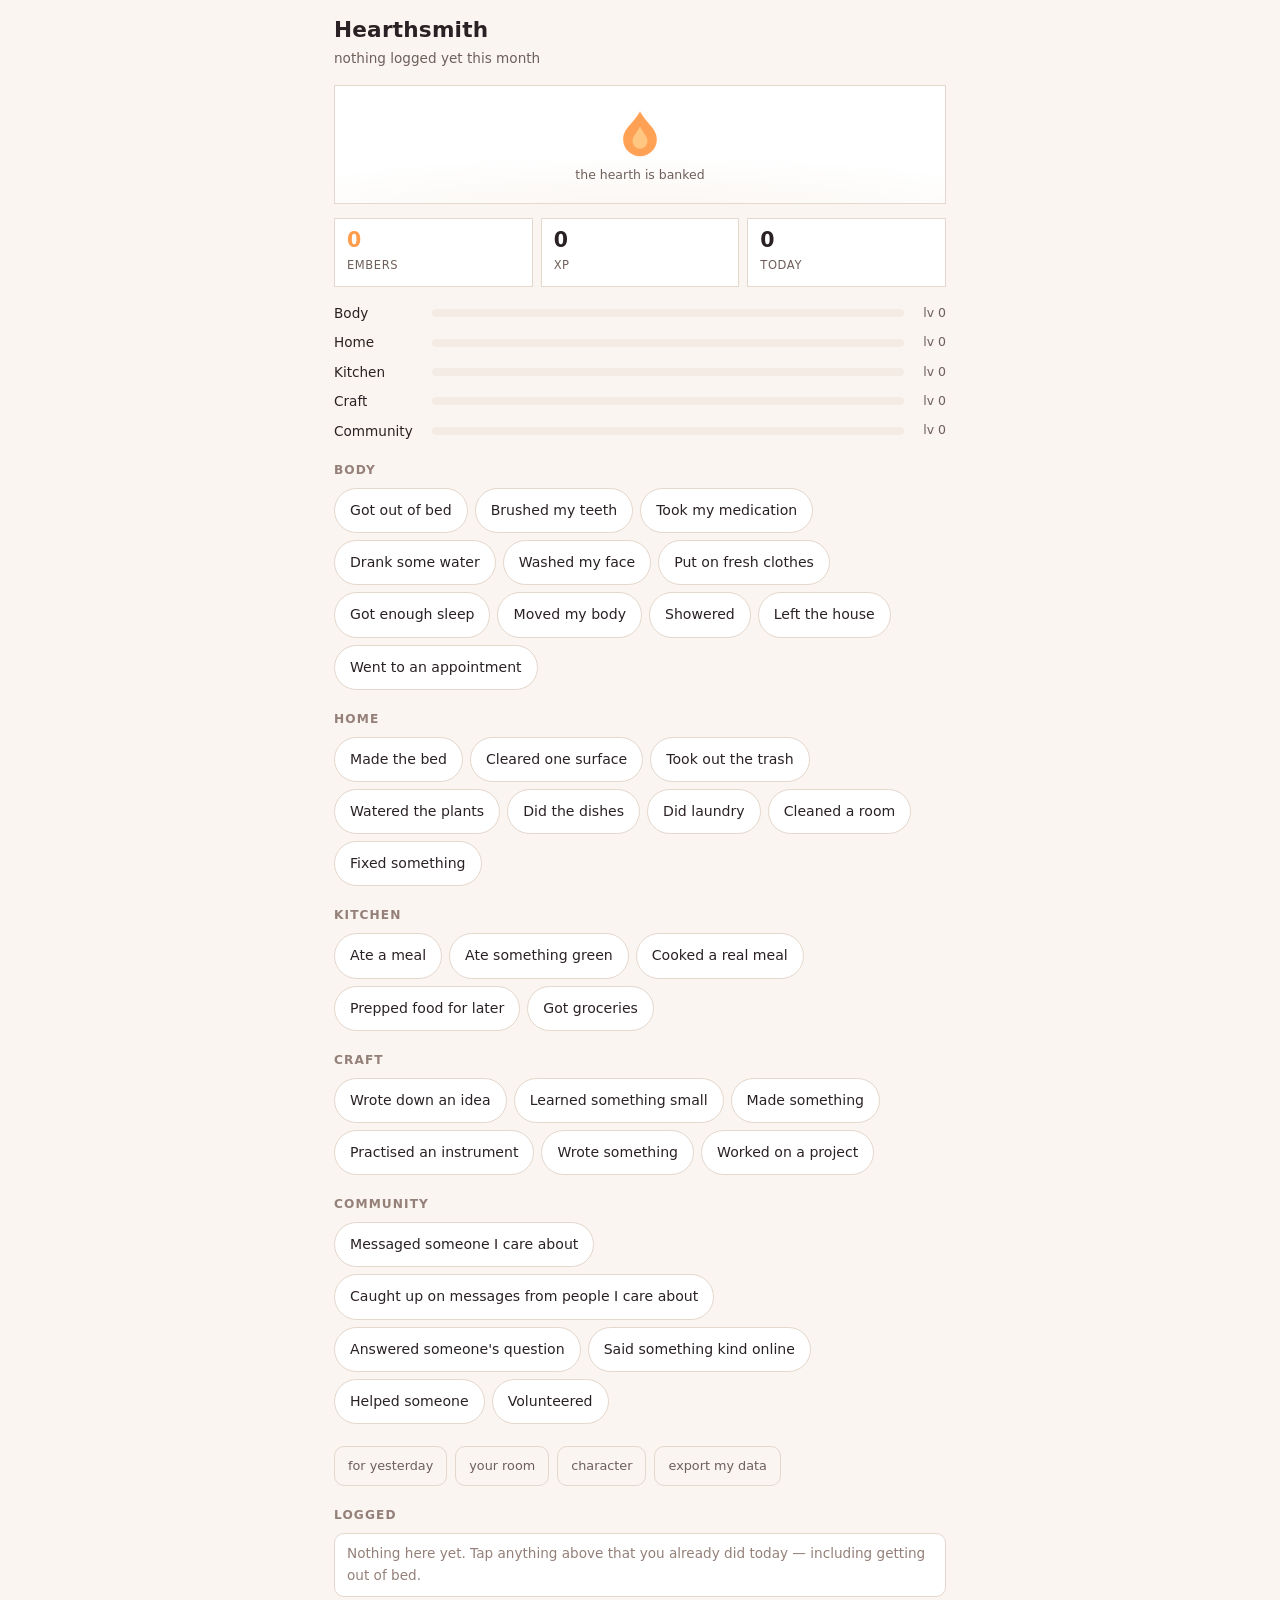
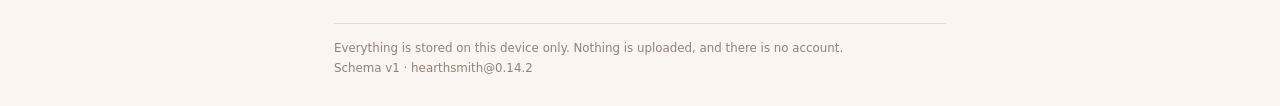
<file: index.html>
<!doctype html>
<html lang="en">
<head>
<meta charset="utf-8">
<meta name="viewport" content="width=device-width, initial-scale=1, viewport-fit=cover">
<meta name="theme-color" content="#151013">
<title>Hearthsmith</title>
<link rel="manifest" href="manifest.json">
<link rel="stylesheet" href="palette.css">
<style>
  /* Every colour token lives in palette.css, including this page's light mode.
     Only --r is per-page and stays here.

     SQUARED 2026-09-03, on Matt's call. This page had been on --r:14px since
     ADR-030 replaced it with square corners on room.html and profile.html —
     the divergence was invisible because nobody opened the three pages side by
     side. ADR-030's reasoning applies here unchanged: the 14px radius is a
     2015 app idiom and was quietly fighting everything else on the page.

     This is the ONLY intentionally visible change in the palette work. Every
     other line of it was proven identical to main, element by element. */
  :root{ --r:0px; }
  *{box-sizing:border-box}
  html,body{margin:0;padding:0}
  body{
    background:var(--bg); color:var(--ink);
    font:16px/1.5 ui-rounded,"SF Pro Rounded",system-ui,-apple-system,Segoe UI,Roboto,sans-serif;
    -webkit-font-smoothing:antialiased;
    padding:max(14px,env(safe-area-inset-top)) 14px calc(28px + env(safe-area-inset-bottom));
    max-width:640px; margin:0 auto;
  }
  h1{font-size:1.35rem;margin:0;letter-spacing:.2px}
  .sub{color:var(--dim);font-size:.85rem;margin-top:2px}
  header{display:flex;align-items:flex-start;justify-content:space-between;gap:12px;margin-bottom:16px}

  /* The hearth. Warmth reflects recent activity and settles toward a floor that
     rises permanently with total XP — it never goes out, and it is never a
     currency. It buys nothing and gates nothing. It is only ever a mirror. */
  .hearth{
    position:relative;border-radius:var(--r);padding:18px 16px;margin-bottom:14px;
    background:radial-gradient(120% 90% at 50% 115%,
      color-mix(in srgb,var(--ember) calc(var(--warm) * 26%),transparent) 0%,
      var(--panel) 62%);
    border:1px solid var(--line); overflow:hidden;
  }
  .flame{
    width:100%;height:56px;display:block;
    filter:drop-shadow(0 0 calc(2px + var(--warm)*14px) color-mix(in srgb,var(--ember) calc(10% + var(--warm)*42%),transparent));
  }
  .hearth-label{text-align:center;color:var(--dim);font-size:.78rem;margin-top:6px}

  .stats{display:grid;grid-template-columns:1fr 1fr 1fr;gap:8px;margin-bottom:16px}
  .stat{background:var(--panel);border:1px solid var(--line);border-radius:var(--r);padding:10px 12px}
  .stat b{display:block;font-size:1.28rem;line-height:1.15;font-variant-numeric:tabular-nums}
  .stat span{color:var(--dim);font-size:.72rem;text-transform:uppercase;letter-spacing:.05em}
  .stat.embers b{color:var(--ember)}

  .skills{display:grid;gap:9px;margin-bottom:20px}
  .skill{display:grid;grid-template-columns:88px 1fr auto;align-items:center;gap:10px;font-size:.85rem}
  .bar{height:8px;border-radius:99px;background:var(--panel-2);overflow:hidden}
  .bar i{display:block;height:100%;border-radius:99px;transition:width .45s cubic-bezier(.22,1,.36,1)}
  .lvl{color:var(--dim);font-size:.78rem;font-variant-numeric:tabular-nums;min-width:2.6em;text-align:right}

  h2{font-size:.76rem;text-transform:uppercase;letter-spacing:.09em;color:var(--faint);
     margin:20px 0 9px;font-weight:600}
  .group{display:flex;flex-wrap:wrap;gap:7px}
  button.act{
    -webkit-tap-highlight-color:transparent;touch-action:manipulation;
    appearance:none;cursor:pointer;font:inherit;font-size:.88rem;
    background:var(--panel);color:var(--ink);border:1px solid var(--line);
    border-radius:99px;padding:11px 15px;min-height:44px; /* thumb-sized, always */
    transition:transform .08s ease, background .2s ease, border-color .2s ease;
  }
  button.act:active{transform:scale(.96)}
  button.act:hover{border-color:var(--ember)}
  button.act .tick{color:var(--ember);font-weight:700}
  button.act.done{background:var(--ember-soft);border-color:var(--ember)}

  .toolbar{display:flex;gap:8px;flex-wrap:wrap;margin:22px 0 8px}
  /* `.ghost`, not `button.ghost`. Two of the four controls in this toolbar are
     links, and while the selector was element-scoped they matched nothing at
     all: the character link had been rendering as default-blue underlined
     browser text, at no minimum tap size, since profile.html shipped. It looked
     deliberate enough that nobody questioned it. */
  .ghost{
    appearance:none;cursor:pointer;font:inherit;font-size:.8rem;min-height:40px;
    display:inline-flex;align-items:center;text-decoration:none;
    background:transparent;color:var(--dim);border:1px solid var(--line);
    border-radius:10px;padding:9px 13px;
  }
  .ghost[aria-pressed="true"]{color:var(--ember);border-color:var(--ember)}

  .log{list-style:none;margin:8px 0 0;padding:0;display:grid;gap:5px}
  .log li{display:flex;justify-content:space-between;gap:10px;font-size:.85rem;
          background:var(--panel);border:1px solid var(--line);border-radius:10px;padding:9px 12px;
          transition:background .15s ease,border-color .15s ease}
  .log time{color:var(--faint);font-variant-numeric:tabular-nums;font-size:.78rem}
  /* Hold to retract (ADR-027) — today's entries only. touch-action:pan-y keeps
     the page scrollable; a real scroll still cancels the hold via the move
     threshold in attachHold(), same as any long-press pattern. No visual cue
     ever reads as "corrected" once it's done — the entry just leaves the list. */
  .log li.holdable{touch-action:pan-y;-webkit-user-select:none;user-select:none}
  .log li.holding{background:var(--ember-soft);border-color:var(--ember)}
  .empty{color:var(--faint);font-size:.87rem;padding:14px 2px;line-height:1.6}

  footer{margin-top:26px;padding-top:14px;border-top:1px solid var(--line);
         color:var(--faint);font-size:.74rem;line-height:1.7}
  .warn{background:var(--ember-soft);border:1px solid var(--ember);border-radius:var(--r);
        padding:13px 15px;margin-bottom:14px;font-size:.85rem;color:var(--ink)}
  code{font-family:ui-monospace,SFMono-Regular,Menlo,monospace;font-size:.85em}
  @media (prefers-reduced-motion:reduce){*{transition:none!important;animation:none!important}}
</style>
</head>
<body>

<div id="boot" class="warn" hidden></div>

<header>
  <div>
    <h1>Hearthsmith</h1>
    <div class="sub" id="daysline">&nbsp;</div>
  </div>
</header>

<div class="hearth" id="hearth" style="--warm:0">
  <svg class="flame" viewBox="0 0 120 60" aria-hidden="true">
    <path id="flamepath" fill="var(--ember)" opacity="0.95"
      d="M60 8 C68 22 78 26 78 38 A18 18 0 0 1 42 38 C42 26 52 22 60 8 Z"/>
    <path fill="var(--glow)" opacity="0.85"
      d="M60 24 C64 32 68 34 68 40 A8 8 0 0 1 52 40 C52 34 56 32 60 24 Z"/>
  </svg>
  <div class="hearth-label" id="hearthlabel">the hearth is banked</div>
</div>

<div class="stats">
  <div class="stat embers"><b id="embers">0</b><span>Embers</span></div>
  <div class="stat"><b id="xp">0</b><span>XP</span></div>
  <div class="stat"><b id="today">0</b><span>Today</span></div>
</div>

<div class="skills" id="skills"></div>

<div id="catalog"></div>

<div class="toolbar">
  <button class="ghost" id="btn-day" aria-pressed="false" title="Logging for yesterday is allowed — forgetting to open an app is not a moral failure">for yesterday</button>
  <a class="ghost" href="room.html">your room</a>
  <a class="ghost" href="profile.html">character</a>
  <button class="ghost" id="btn-export">export my data</button>
</div>

<h2>Logged</h2>
<ul class="log" id="log"></ul>

<footer id="foot"></footer>

<script src="ledger.js"></script>
<script>
(function () {
  "use strict";
  var L = window.Ledger, CAT = null, CUR = null, IDS = null;
  var backfill = false;
  var $ = function (id) { return document.getElementById(id); };

  var SKILL_COLOR = { body:"var(--body)", home:"var(--home)", kitchen:"var(--kitchen)",
                      craft:"var(--craft)", community:"var(--community)" };
  var SKILL_LABEL = { body:"Body", home:"Home", kitchen:"Kitchen", craft:"Craft", community:"Community" };
  var SHOP_LABEL = {};   // item id -> label, only so the log can name a purchase

  function boot(msg) { var b = $("boot"); b.hidden = false; b.innerHTML = msg; }

  Promise.all([
    fetch("catalog.json").then(function (r) { return r.json(); }),
    fetch("currencies.json").then(function (r) { return r.json(); }),
    /* The shop catalogue is read here for labels ONLY. This page never decides
       what you own — room.html does that, from the ledger. Two pages computing
       ownership two ways is the second source of truth shop.js exists to
       refuse. */
    fetch("shop.json").then(function (r) { return r.json(); })
  ]).then(function (all) {
    CAT = all[0]; CUR = all[1]; IDS = L.currencyIdSet(CUR);
    (all[2].items || []).forEach(function (i) { SHOP_LABEL[i.id] = i.label; });
    render();
  }).catch(function () {
    /* Opened straight off the disk. Say what to do rather than showing a blank
       page — a silent failure here reads as "the app is broken". */
    boot("<b>Serve this folder over http to run it.</b><br>" +
         "Opening <code>index.html</code> from the file system blocks loading " +
         "<code>catalog.json</code>. From this folder run " +
         "<code>python -m http.server 8080</code> then open " +
         "<code>http://localhost:8080</code>.");
  });

  /* ---- logging ------------------------------------------------------- */

  function grantsFor(action) {
    var tier = CAT.tiers[action.tier];
    var g = {};
    Object.keys(tier.grants).forEach(function (k) { g[k] = tier.grants[k]; });
    g["skill:" + action.skill] = tier.skill_points;
    return g;
  }

  function log(action) {
    var ts = L.nowIso();
    if (backfill) {
      var d = new Date(); d.setDate(d.getDate() - 1);
      ts = L.nowIso(d);
    }
    var ev = L.newEvent({
      verb: action.verb, skill: action.skill, ts: ts,
      grants: grantsFor(action),
      meta: backfill ? { backfilled: true } : {}
    });
    var errs = L.validate(ev, IDS);
    if (errs.length) { alert("Not logged — " + errs.join("; ")); return; }
    L.appendAndSave(ev, IDS);
    render();
  }

  /* ---- hold to retract (ADR-027) ---------------------------------------
     A new event, never a removal — ledger.js stays append-only. The window
     (today only) and the "never surfaced as a correction" rule are enforced
     in ledger.js and render(); this is just the gesture. */

  function retract(id) {
    var events = L.read();
    /* Defence in depth: the affordance above is only attached to today's own
       earn entries, but this is the actual rule, checked again here. */
    if (!L.canRetract(events, id).ok) return;
    var ev = L.newEvent({ kind: "retract", subject: id, meta: {} });
    var errs = L.validate(ev, IDS);
    if (errs.length) return;
    L.appendAndSave(ev, IDS);
    render();
  }

  var HOLD_MS = 650;

  function attachHold(li, id) {
    var timer = null, startX = 0, startY = 0;
    var cancel = function () {
      if (timer) { clearTimeout(timer); timer = null; }
      li.classList.remove("holding");
    };
    var start = function (e) {
      if (timer) return;
      var p = e.touches ? e.touches[0] : e;
      startX = p.clientX; startY = p.clientY;
      li.classList.add("holding");
      timer = setTimeout(function () {
        timer = null;
        li.classList.remove("holding");
        retract(id);
      }, HOLD_MS);
    };
    var move = function (e) {
      if (!timer) return;
      var p = e.touches ? e.touches[0] : e;
      /* A real scroll, not a hold — abort rather than retract the wrong
         entry because a thumb drifted. */
      if (Math.abs(p.clientX - startX) > 10 || Math.abs(p.clientY - startY) > 10) cancel();
    };
    li.addEventListener("pointerdown", start);
    li.addEventListener("pointermove", move);
    li.addEventListener("pointerup", cancel);
    li.addEventListener("pointercancel", cancel);
    li.addEventListener("pointerleave", cancel);
    li.addEventListener("contextmenu", function (e) { e.preventDefault(); });
  }

  /* ---- warmth ---------------------------------------------------------
     Rises with recent activity, settles toward a FLOOR that rises permanently
     with total XP. It never reaches zero, so the worst the hearth ever looks
     after months of use is better than the best it looked in week one. */
  function warmth(events, totals) {
    var now = Date.now(), recent = 0;
    events.forEach(function (e) {
      if (!e.ts) return;
      var age = (now - new Date(e.ts).getTime()) / 86400000;
      if (age >= 0 && age < 3) recent += (1 - age / 3);
    });
    var floor = Math.min(0.42, Math.log10(1 + (totals["core:xp"] || 0) / 100) * 0.30);
    return Math.max(floor, Math.min(1, floor + recent / 7));
  }

  /* ---- render ---------------------------------------------------------- */

  function render() {
    var events = L.read();
    var totals = L.balances(events);
    /* Skill levels read the high-water mark (ADR-027): a same-day retraction
       may lower the live points above, but a level or a calling already
       reached is never taken back. */
    var hw = L.highWaterBalances(events);
    /* Things you DID — a retracted entry never happened, so it must not seed
       today's count, this month's day count, the hearth's warmth, or the log
       itself (ECONOMY §2.8 rule 4). Balances above stay on the raw `events`,
       because that is how a retraction's effect is found in the first place. */
    var visible = L.visibleEvents(events);
    var todayKey = L.localDayKey(L.nowIso());
    var todays = L.eventsOn(visible, todayKey);
    /* "Today" counts things you DID, so it counts earn events only. Until the
       shop existed every event was an earn and the distinction was invisible;
       the first purchase would have quietly incremented it, and a number
       labelled Today that goes up when you buy a rug is telling you something
       untrue about your day. */
    var didToday = todays.filter(function (e) { return e.kind === "earn"; });

    $("embers").textContent = Math.round(totals["core:embers"] || 0).toLocaleString();
    $("xp").textContent = Math.round(totals["core:xp"] || 0).toLocaleString();
    $("today").textContent = didToday.length;

    /* "12 days this month", never a streak with a reset. A broken streak is a
       punishment for having a life (ADR-006). */
    var month = L.nowIso().slice(0, 7), days = {};
    visible.forEach(function (e) { if (e.ts && e.ts.slice(0,7) === month) days[L.localDayKey(e.ts)] = 1; });
    var n = Object.keys(days).length;
    $("daysline").textContent = n === 0 ? "nothing logged yet this month"
      : n + (n === 1 ? " day" : " days") + " logged this month";

    var w = warmth(visible, totals);
    $("hearth").style.setProperty("--warm", w.toFixed(3));
    $("hearthlabel").textContent =
      w > 0.72 ? "the hearth is burning bright" :
      w > 0.45 ? "the hearth is warm" :
      w > 0.20 ? "the hearth is glowing" : "the hearth is banked";

    // skills
    var sk = $("skills"); sk.innerHTML = "";
    ["body","home","kitchen","craft","community"].forEach(function (s) {
      var pts = hw["skill:" + s] || 0, lv = L.levelFor(pts);
      var row = document.createElement("div"); row.className = "skill";
      row.innerHTML =
        '<span>' + SKILL_LABEL[s] + '</span>' +
        '<span class="bar"><i style="width:' + (100 * lv.into / lv.need).toFixed(1) +
          '%;background:' + SKILL_COLOR[s] + '"></i></span>' +
        '<span class="lvl">lv ' + lv.level + '</span>';
      sk.appendChild(row);
    });

    // catalogue, grouped by skill
    var wrap = $("catalog"); wrap.innerHTML = "";
    var doneToday = {};
    didToday.forEach(function (e) { doneToday[e.verb] = (doneToday[e.verb] || 0) + 1; });
    ["body","home","kitchen","craft","community"].forEach(function (s) {
      /* `written_by` means another tool writes this action, so it gets no button
         here — hand-logging a FitFlexr workout in Hearthsmith would be a second
         source of truth for one event, and the honest one is the app that watched
         it happen (ADR-022). It still counts everywhere else: it is in the
         catalogue, it grants normally, and it shows in the log and on the sheet. */
      var acts = CAT.actions.filter(function (a) {
        return a.skill === s && !a.retired && !a.written_by;
      });
      if (!acts.length) return;
      var h = document.createElement("h2"); h.textContent = SKILL_LABEL[s]; wrap.appendChild(h);
      var g = document.createElement("div"); g.className = "group";
      acts.forEach(function (a) {
        var b = document.createElement("button");
        b.className = "act" + (doneToday[a.verb] ? " done" : "");
        b.type = "button";
        b.innerHTML = a.label + (doneToday[a.verb]
          ? ' <span class="tick">&times;' + doneToday[a.verb] + '</span>' : '');
        b.addEventListener("click", function () { log(a); });
        g.appendChild(b);
      });
      wrap.appendChild(g);
    });

    // log
    var ul = $("log"); ul.innerHTML = "";
    var recent = visible.slice(-12).reverse();
    if (!recent.length) {
      ul.innerHTML = '<li class="empty">Nothing here yet. Tap anything above that you already did today — ' +
                     'including getting out of bed.</li>';
    }
    var byVerb = {}; CAT.actions.forEach(function (a) { byVerb[a.verb] = a.label; });
    /* A purchase is a real thing that happened and belongs in the log, but it is
       not an action you did — so it is named for what it built. It falls back to
       the raw item id rather than hiding: an item bought by a future build this
       one has never heard of still shows up. */
    var label = function (e) {
      if (e.kind === "spend") return "Built &middot; " + (SHOP_LABEL[e.item] || e.item || "something");
      return byVerb[e.verb] || e.verb || e.kind;
    };
    recent.forEach(function (e) {
      var li = document.createElement("li");
      li.innerHTML = '<span>' + label(e) + '</span>' +
                     '<time>' + String(e.ts).slice(11,16) +
                     (L.localDayKey(e.ts) === todayKey ? '' : ' &middot; ' + String(e.ts).slice(5,10)) +
                     '</time>';
      /* Hold to retract (ADR-027) — today's log only, and only a thing you
         did, never a purchase; the room is the record of what got built and
         nothing built is ever taken back.

         The tooltip says only what the gesture does. An earlier draft read
         "for a mis-tap, not for a bad day", which is true of the DESIGN and
         wrong as shipped COPY: it tells someone their reason for correcting
         their own log is being judged. §4 rule 4 shuts that door and this is
         the register it shuts it against. */
      if (e.kind === "earn" && L.canRetract(events, e.id).ok) {
        li.classList.add("holdable");
        li.title = "Hold to undo a mis-tap";
        attachHold(li, e.id);
      }
      ul.appendChild(li);
    });

    var unknown = L.countUnknownKinds(events);
    $("foot").innerHTML =
      "Everything is stored on this device only. Nothing is uploaded, and there is no account." +
      (unknown ? "<br>" + unknown + " event(s) were written by a newer version and are kept untouched." : "") +
      "<br>Schema v" + L.SCHEMA_VERSION + " &middot; " + L.SOURCE;
  }

  /* ---- toolbar --------------------------------------------------------- */

  $("btn-day").addEventListener("click", function () {
    backfill = !backfill;
    this.setAttribute("aria-pressed", String(backfill));
    this.textContent = backfill ? "logging for yesterday" : "for yesterday";
  });

  /* Export ships in the first release, non-negotiably (ADR-005). This is a
     record of someone's medication, eating and sleep held by a one-person
     studio; they must never be trapped in it. */
  $("btn-export").addEventListener("click", function () {
    var blob = new Blob([L.serialize(L.read())], { type: "application/json" });
    var a = document.createElement("a");
    a.href = URL.createObjectURL(blob);
    a.download = "hearthsmith-ledger-" + L.localDayKey(L.nowIso()) + ".json";
    document.body.appendChild(a); a.click(); a.remove();
    setTimeout(function () { URL.revokeObjectURL(a.href); }, 1000);
  });

  if ("serviceWorker" in navigator && location.protocol.indexOf("http") === 0) {
    navigator.serviceWorker.register("sw.js").catch(function () {});
  }
})();
</script>
</body>
</html>
</file>
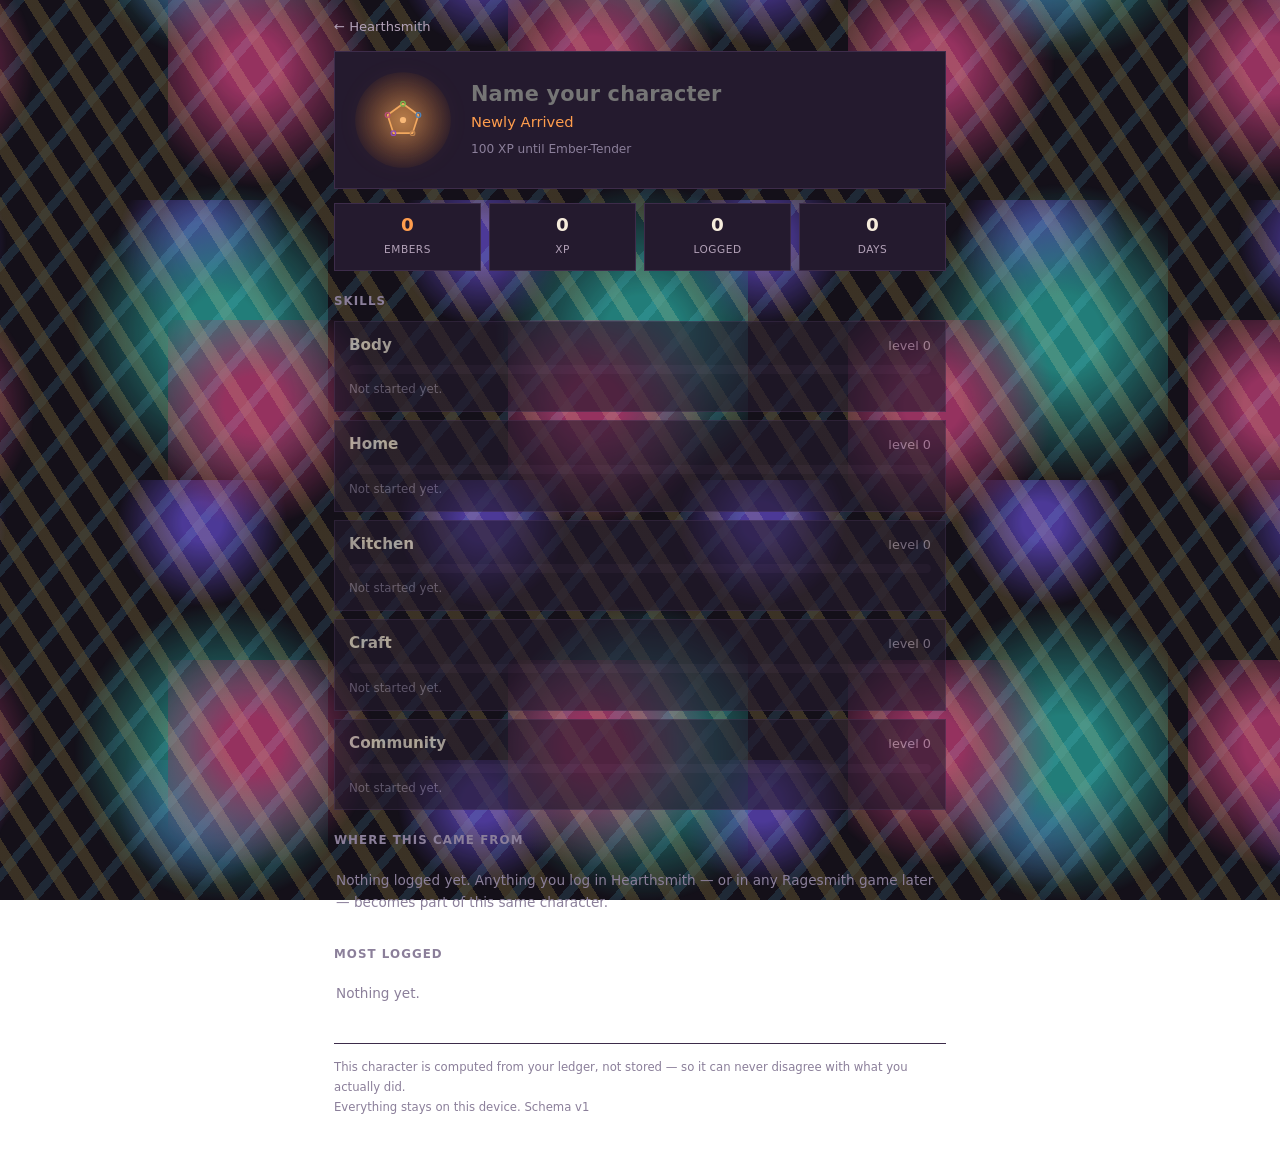
<file: profile.html>
<!doctype html>
<html lang="en" data-chrome="jrpg">
<head>
<meta charset="utf-8">
<meta name="viewport" content="width=device-width, initial-scale=1, viewport-fit=cover">
<meta name="theme-color" content="#151013">
<title>Character — Ragesmith</title>
<link rel="manifest" href="manifest.json">
<link rel="stylesheet" href="palette.css">
<style>
  /* Every colour token lives in palette.css. This page commits to the JRPG
     chrome (ADR-030) via <html data-chrome="jrpg"> rather than a second :root
     block — a menu window over a moving colour field is a different object
     from a cream light variant, not a theme of it. Only --r stays here. */
  :root{ --r:0px; }
  /* ---- THE BACKGROUND (ADR-030, EarthBound pass) -----------------------
     EarthBound's signature is not a sprite — it is an ALGORITHM. The battle
     backgrounds were two layers of pattern warped per scanline by the SNES's
     HDMA, drifting against each other while the palette cycled. That is a
     technique, not artwork: the specific patterns are theirs and are not
     copied here, the method belongs to the medium.

     Reproduced with two counter-drifting gradient fields and a slow hue
     rotation over the top. Pure CSS — no image, no shell file, no library.

     DELIBERATELY LOW INTENSITY behind content. EarthBound put this in BATTLE,
     which is a moment, not a state; running it at full strength behind a page
     someone opens at 2am to tick "brushed my teeth" would be hostile. The
     character sheet is the one screen that earns the loud version, because
     that is this game's equivalent of the moment you stop and look. */
  .psy{
    position:fixed; inset:0; z-index:-2; overflow:hidden;
    background:var(--bg); pointer-events:none;
  }
  .psy::before, .psy::after{
    content:""; position:absolute; inset:-40%;
    background-repeat:repeat;
    will-change:transform;
  }
  .psy::before{
    background-image:
      radial-gradient(circle at 25% 25%, var(--drift-1) 0 8%, transparent 34%),
      radial-gradient(circle at 75% 65%, var(--drift-2) 0 9%, transparent 36%),
      radial-gradient(circle at 55% 15%, var(--drift-3) 0 7%, transparent 30%);
    background-size:340px 340px, 420px 420px, 280px 280px;
    opacity:.30;
    animation:psy-a 46s linear infinite;
  }
  .psy::after{
    background-image:
      repeating-linear-gradient(58deg, color-mix(in srgb,var(--drift-stripe-1) 55%,transparent) 0 12px, transparent 12px 34px),
      repeating-linear-gradient(-49deg, color-mix(in srgb,var(--drift-stripe-2) 42%,transparent) 0 9px, transparent 9px 40px);
    opacity:.16;
    mix-blend-mode:screen;
    animation:psy-b 33s linear infinite;
  }
  .psy-tint{
    position:fixed; inset:0; z-index:-1; pointer-events:none;
    backdrop-filter:hue-rotate(0deg);
    animation:psy-hue 28s linear infinite;
  }
  @keyframes psy-a{
    0%{transform:translate3d(0,0,0) scale(1)}
    50%{transform:translate3d(-90px,60px,0) scale(1.08)}
    100%{transform:translate3d(0,0,0) scale(1)}
  }
  @keyframes psy-b{
    0%{transform:translate3d(0,0,0)}
    100%{transform:translate3d(160px,-110px,0)}
  }
  @keyframes psy-hue{
    0%{backdrop-filter:hue-rotate(0deg)}
    100%{backdrop-filter:hue-rotate(360deg)}
  }
  /* The loud version, for the one screen that earns it. */
  .psy.psy-loud::before{opacity:.55}
  .psy.psy-loud::after{opacity:.30}

  /* Motion is the whole effect, so honouring this properly means keeping the
     COLOUR and dropping the MOVEMENT — not hiding the background, which would
     leave a different-looking app for anyone with the preference set. */
  @media (prefers-reduced-motion:reduce){
    .psy::before, .psy::after, .psy-tint{animation:none!important}
  }

  *{box-sizing:border-box}
  html,body{margin:0;padding:0}
  body{
    background:transparent; color:var(--ink);
    font:16px/1.5 ui-rounded,"SF Pro Rounded",system-ui,-apple-system,Segoe UI,Roboto,sans-serif;
    -webkit-font-smoothing:antialiased;
    padding:max(14px,env(safe-area-inset-top)) 14px calc(32px + env(safe-area-inset-bottom));
    max-width:640px; margin:0 auto;
  }
  a{color:var(--ember);text-decoration:none}
  .back{font-size:.82rem;color:var(--dim);display:inline-block;margin-bottom:14px}

  /* ---- the crest ---------------------------------------------------------
     Five arms, one per skill, each reaching further as that tree grows. It is
     deterministic and it visibly changes as you do — which is the point of
     having one instead of choosing a portrait from a list. */
  .crest-wrap{display:flex;gap:16px;align-items:center;
    background:var(--panel);border:1px solid var(--line);border-radius:var(--r);
    padding:16px;margin-bottom:14px}
  .crest{width:104px;height:104px;flex:none;
    filter:drop-shadow(0 0 12px color-mix(in srgb,var(--ember) 24%,transparent))}
  .who{min-width:0}
  .name{font-size:1.3rem;font-weight:650;letter-spacing:.2px;
        background:none;border:none;color:var(--ink);font-family:inherit;
        padding:0;width:100%;border-bottom:1px dashed transparent}
  .name:focus{outline:none;border-bottom-color:var(--line)}
  .title{color:var(--ember);font-size:.92rem;margin-top:3px}
  .standing-note{color:var(--faint);font-size:.76rem;margin-top:7px;line-height:1.5}

  .stats{display:grid;grid-template-columns:repeat(4,1fr);gap:8px;margin-bottom:16px}
  .stat{background:var(--panel);border:1px solid var(--line);border-radius:var(--r);
        padding:10px 11px;text-align:center}
  .stat b{display:block;font-size:1.15rem;font-variant-numeric:tabular-nums;line-height:1.2}
  .stat span{color:var(--dim);font-size:.66rem;text-transform:uppercase;letter-spacing:.05em}
  .stat.e b{color:var(--ember)}

  h2{font-size:.74rem;text-transform:uppercase;letter-spacing:.09em;color:var(--faint);
     margin:22px 0 10px;font-weight:600}

  .tree{background:var(--panel);border:1px solid var(--line);border-radius:var(--r);
        padding:12px 14px;margin-bottom:8px}
  .tree.unstarted{opacity:.62}
  .tree-top{display:flex;justify-content:space-between;align-items:baseline;gap:10px}
  .tree-name{font-weight:600;font-size:.95rem}
  .tree-lv{font-size:.8rem;color:var(--dim);font-variant-numeric:tabular-nums}
  .bar{height:9px;border-radius:99px;background:var(--panel-2);overflow:hidden;margin-top:9px}
  .bar i{display:block;height:100%;border-radius:99px;transition:width .5s cubic-bezier(.22,1,.36,1)}
  .tree-note{font-size:.74rem;color:var(--faint);margin-top:7px}

  .row{display:flex;justify-content:space-between;gap:10px;font-size:.87rem;
       background:var(--panel);border:1px solid var(--line);border-radius:10px;
       padding:10px 13px;margin-bottom:6px}
  .row span:last-child{color:var(--dim);font-variant-numeric:tabular-nums;text-align:right}
  .empty{color:var(--faint);font-size:.85rem;line-height:1.6;padding:10px 2px}
  footer{margin-top:28px;padding-top:14px;border-top:1px solid var(--line);
         color:var(--faint);font-size:.73rem;line-height:1.7}
  @media (prefers-reduced-motion:reduce){*{transition:none!important}}
</style>
</head>
<body>

<div class="psy psy-loud" aria-hidden="true"></div>
<div class="psy-tint" aria-hidden="true"></div>

<a class="back" href="index.html">&larr; Hearthsmith</a>

<div class="crest-wrap">
  <svg class="crest" id="crest" viewBox="0 0 100 100" aria-label="Your crest"></svg>
  <div class="who">
    <input class="name" id="name" placeholder="Name your character" maxlength="28" autocomplete="off" spellcheck="false">
    <div class="title" id="title">&nbsp;</div>
    <div class="standing-note" id="standingnote"></div>
  </div>
</div>

<div class="stats">
  <div class="stat e"><b id="s-embers">0</b><span>Embers</span></div>
  <div class="stat"><b id="s-xp">0</b><span>XP</span></div>
  <div class="stat"><b id="s-actions">0</b><span>Logged</span></div>
  <div class="stat"><b id="s-days">0</b><span>Days</span></div>
</div>

<h2>Skills</h2>
<div id="trees"></div>

<h2>Where this came from</h2>
<div id="games"></div>

<h2>Most logged</h2>
<div id="most"></div>

<footer id="foot"></footer>

<script src="ledger.js"></script>
<script src="character.js"></script>
<script>
(function () {
  "use strict";
  var L = window.Ledger, C = window.Character;
  var $ = function (id) { return document.getElementById(id); };
  var NAME_KEY = "ragesmith.character.v1";   // studio-wide, like the ledger
  var COLOR = { body:"var(--body)", home:"var(--home)", kitchen:"var(--kitchen)",
                craft:"var(--craft)", community:"var(--community)" };

  function loadName() {
    try { return (JSON.parse(localStorage.getItem(NAME_KEY) || "{}").name) || ""; }
    catch (e) { return ""; }
  }
  function saveName(n) {
    try { localStorage.setItem(NAME_KEY, JSON.stringify({ name: n })); } catch (e) {}
  }

  /* ---- the crest's colour ------------------------------------------------
   * The HUE is the character's — identity, and it stays in the data. The
   * saturation and lightness are style, and they live in palette.css so that
   * flattening the crest for a different era is one edit there rather than
   * seven here. hsl() is composed in the space-separated form so the token can
   * carry the "S L" pair whole. */
  var CREST = (function () {
    var cs = getComputedStyle(document.documentElement);
    return function (hue, token) { return "hsl(" + hue + " " + cs.getPropertyValue(token).trim() + ")"; };
  })();

  function drawCrest(crest) {
    var pts = crest.points.map(function (p) { return p.x + "," + p.y; }).join(" ");
    var svg = '<defs><radialGradient id="g"><stop offset="0%" stop-color="' +
              CREST(crest.hue, "--crest-glow-in") + '" stop-opacity=".55"/><stop offset="100%" stop-color="' +
              CREST(crest.hue, "--crest-glow-out") + '" stop-opacity=".06"/></radialGradient></defs>';
    svg += '<circle cx="50" cy="50" r="46" fill="url(#g)"/>';
    svg += '<polygon points="' + pts + '" fill="' + CREST(crest.hue, "--crest-fill") +
           '" fill-opacity=".26" stroke="' + CREST(crest.hue, "--crest-edge") +
           '" stroke-width="1.6" stroke-linejoin="round"/>';
    crest.points.forEach(function (p) {
      /* An unlit node is a tree not yet started. It is drawn hollow rather than
         missing — nothing here should read as a gap you failed to fill. */
      svg += '<circle cx="' + p.x + '" cy="' + p.y + '" r="' + (p.lit ? 3.4 : 2.2) +
             '" fill="' + (p.lit ? CREST(p.hue, "--crest-node-lit") : 'none') +
             '" stroke="' + CREST(p.hue, "--crest-node-ring") + '" stroke-width="1.2"/>';
    });
    svg += '<circle cx="50" cy="50" r="3" fill="' + CREST(crest.hue, "--crest-core") + '"/>';
    $("crest").innerHTML = svg;
  }

  function render() {
    var events = L.read();
    var catalog = window.__catalog || null;
    var c = C.build(events, { ledger: L, catalog: catalog, name: loadName() });

    drawCrest(c.crest);
    $("name").value = c.name || "";
    $("title").textContent = c.title;

    $("standingnote").textContent = c.standing.next
      ? c.standing.toNext.toLocaleString() + " XP until " + c.standing.next
      : "Every standing earned.";

    $("s-embers").textContent  = c.embers.toLocaleString();
    $("s-xp").textContent      = c.xp.toLocaleString();
    $("s-actions").textContent = c.actions.toLocaleString();
    $("s-days").textContent    = c.daysLogged.toLocaleString();

    var trees = $("trees"); trees.innerHTML = "";
    c.skills.forEach(function (s) {
      var d = document.createElement("div");
      d.className = "tree" + (s.started ? "" : " unstarted");
      d.innerHTML =
        '<div class="tree-top"><span class="tree-name">' + s.label + '</span>' +
        '<span class="tree-lv">level ' + s.level + '</span></div>' +
        '<div class="bar"><i style="width:' + (100 * s.progress).toFixed(1) +
          '%;background:' + COLOR[s.id] + '"></i></div>' +
        '<div class="tree-note">' + (s.started
            ? s.into + ' / ' + s.need + ' to level ' + (s.level + 1)
            : 'Not started yet.') + '</div>';
      trees.appendChild(d);
    });

    /* The shared world, made visible. Every game that has ever written to this
       ledger shows up here — which is what "one character, all games" looks
       like when it is working. */
    var g = $("games"); g.innerHTML = "";
    if (!c.games.length) {
      g.innerHTML = '<div class="empty">Nothing logged yet. Anything you log in ' +
                    'Hearthsmith — or in any Ragesmith game later — becomes part of ' +
                    'this same character.</div>';
    }
    c.games.forEach(function (x) {
      var d = document.createElement("div");
      d.className = "row";
      d.innerHTML = '<span>' + x.game + '</span><span>' + x.events +
                    (x.events === 1 ? ' event' : ' events') +
                    (x.first ? ' &middot; since ' + x.first : '') + '</span>';
      g.appendChild(d);
    });

    var m = $("most"); m.innerHTML = "";
    if (!c.mostLogged.length) m.innerHTML = '<div class="empty">Nothing yet.</div>';
    c.mostLogged.forEach(function (x) {
      var d = document.createElement("div");
      d.className = "row";
      d.innerHTML = '<span>' + x.label + '</span><span>' + x.count + '&times;</span>';
      m.appendChild(d);
    });

    $("foot").innerHTML =
      (c.firstDay ? "Keeping the fire since " + c.firstDay + ".<br>" : "") +
      "This character is computed from your ledger, not stored — so it can never " +
      "disagree with what you actually did.<br>" +
      "Everything stays on this device. Schema v" + L.SCHEMA_VERSION +
      (c.unknownKinds ? " &middot; " + c.unknownKinds + " event(s) from a newer version, kept untouched." : "");
  }

  $("name").addEventListener("input", function () { saveName(this.value.trim()); });
  $("name").addEventListener("blur", render);

  fetch("catalog.json").then(function (r) { return r.json(); })
    .then(function (cat) { window.__catalog = cat; render(); })
    .catch(function () { render(); });   // the sheet works without labels

  if ("serviceWorker" in navigator && location.protocol.indexOf("http") === 0) {
    navigator.serviceWorker.register("sw.js").catch(function () {});
  }
})();
</script>
</body>
</html>
</file>
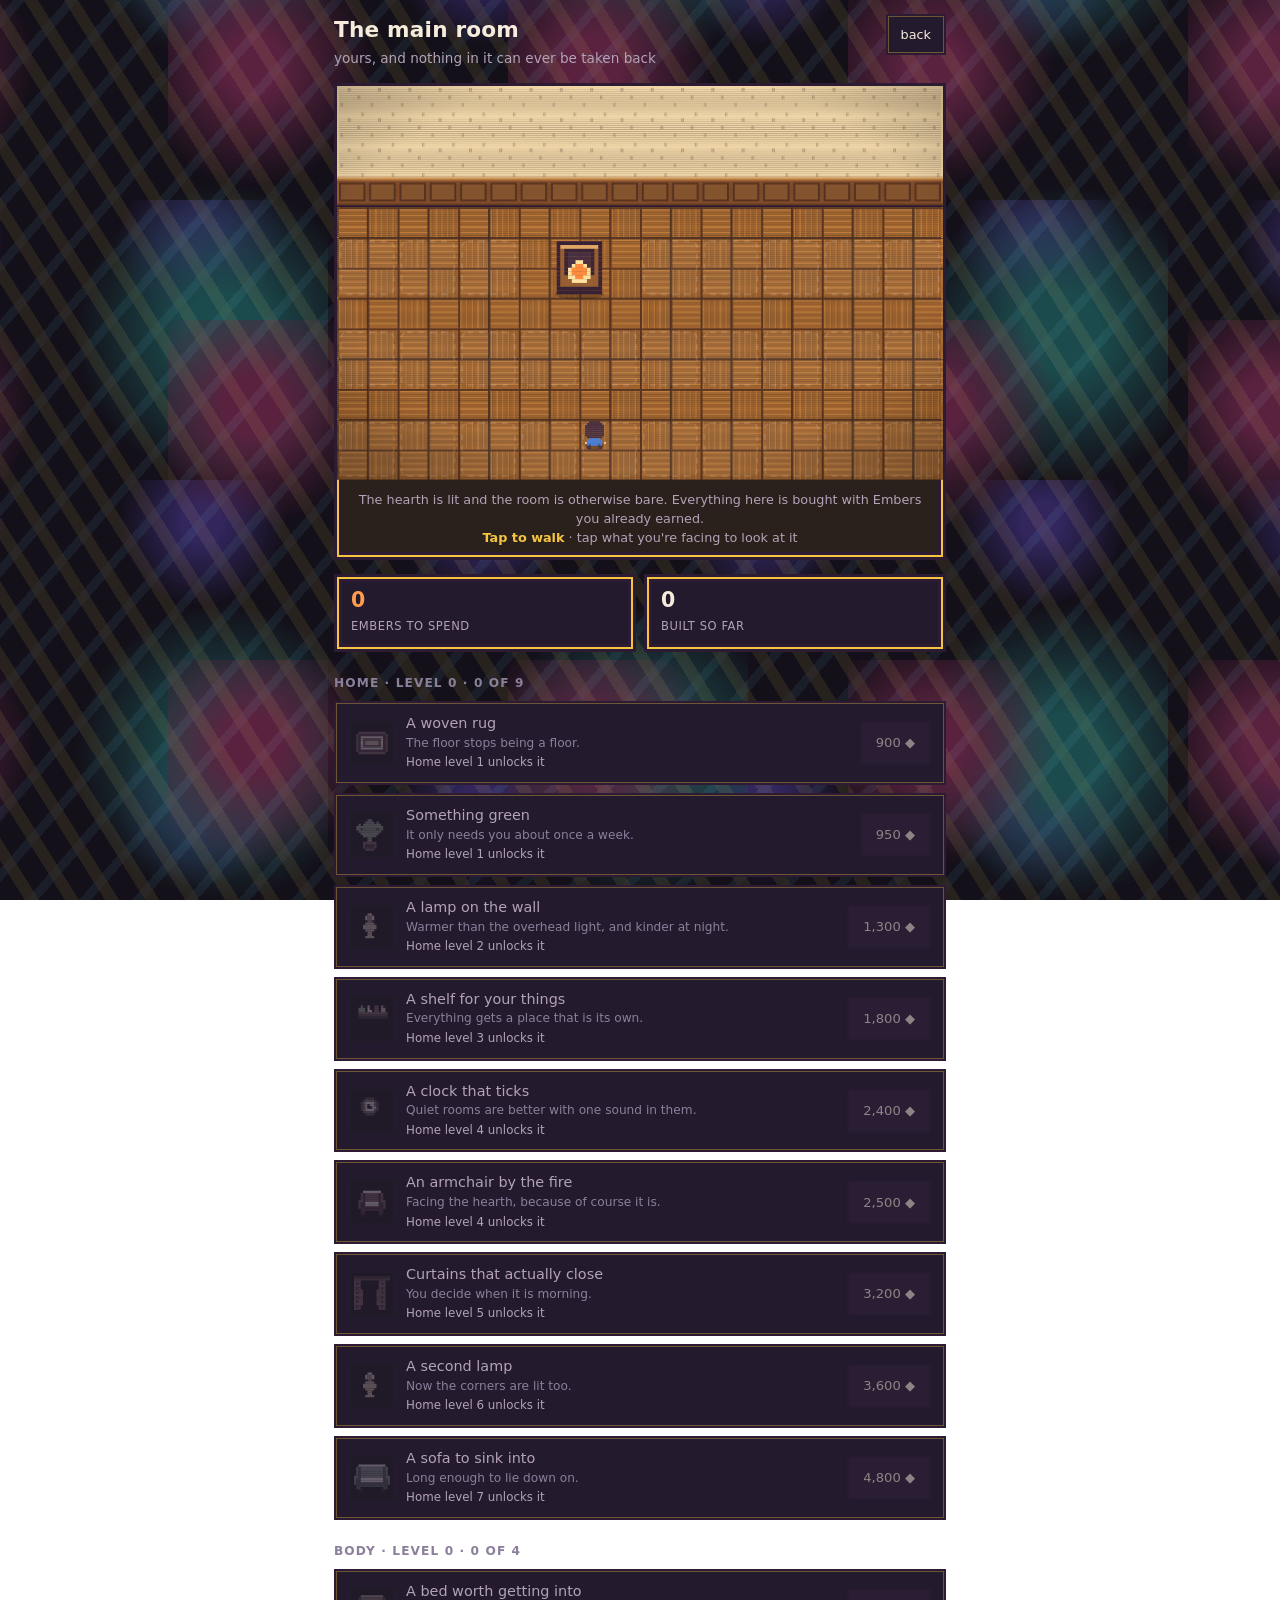
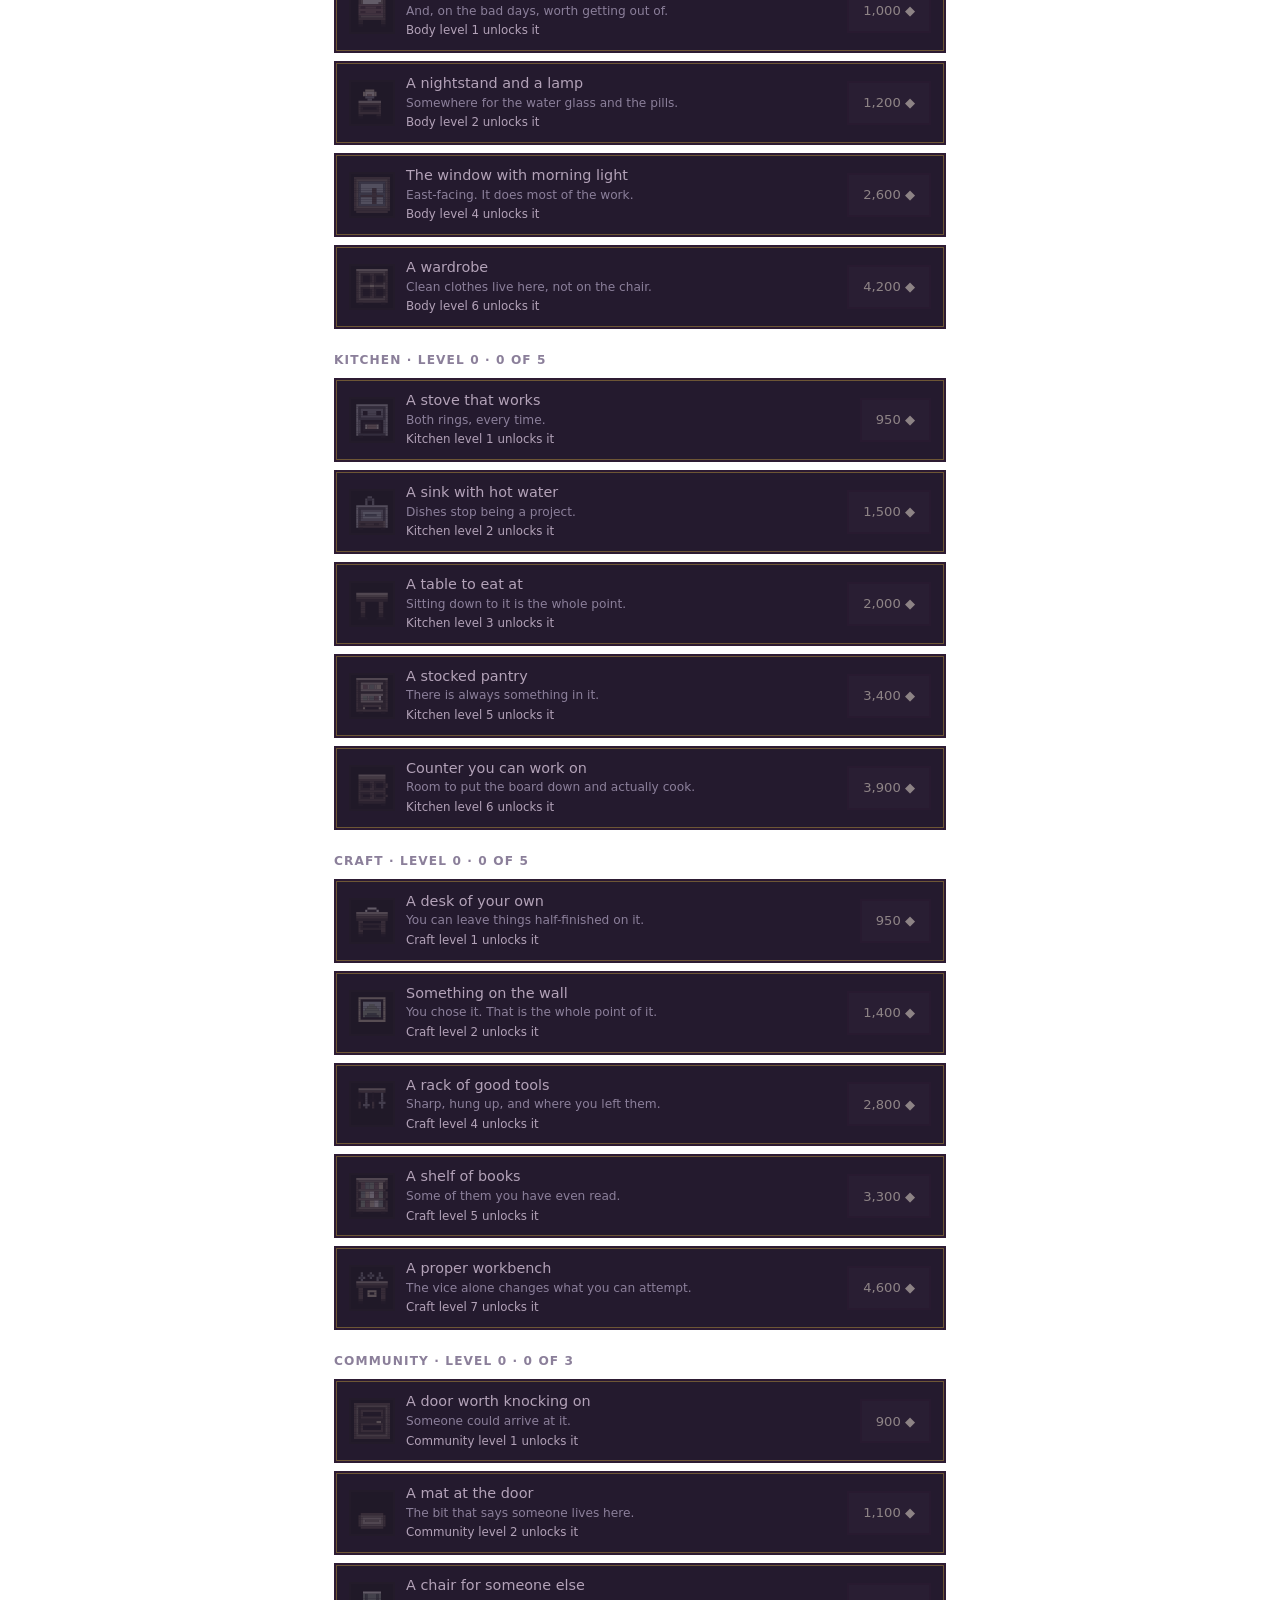
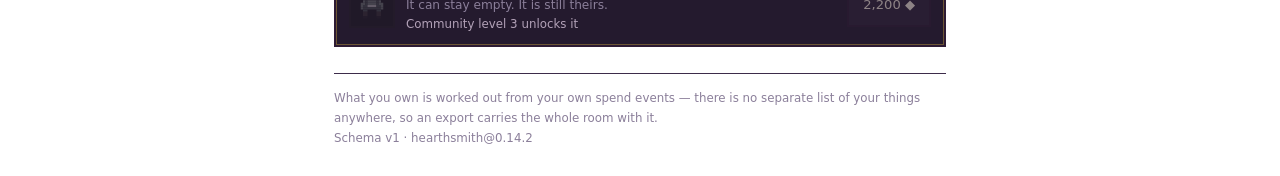
<file: room.html>
<!doctype html>
<html lang="en" data-chrome="jrpg">
<head>
<meta charset="utf-8">
<meta name="viewport" content="width=device-width, initial-scale=1, viewport-fit=cover">
<meta name="theme-color" content="#151013">
<title>The main room — Hearthsmith</title>
<link rel="manifest" href="manifest.json">
<link rel="stylesheet" href="palette.css">
<style>
  /* EVERY COLOUR TOKEN LIVES IN palette.css. This block used to hold a third
     copy of them; see that file for why the "deliberately duplicated" decision
     recorded here was reversed on 2026-09-03. Only --r is per-page.

     THIS PAGE DOES NOT FOLLOW THE OS THEME, and that is a decision rather than
     an oversight — kept here because it is about this page, not about colour
     values. The room already refused to (a room is a place, and a place does
     not change colour because the phone did); once the chrome became a JRPG
     menu the same argument covers the whole page — a menu box is a dark window
     with gold trim, and a cream one is a different object.

     It also removes a real bug rather than a merely aesthetic mismatch: the
     shop rows now sit on the dark frame fill, so a light-mode `--ink` would
     have painted dark text on a dark panel and made the whole catalogue
     unreadable. Committing is cheaper and truer than threading two palettes
     through a frame that only works in one of them. That commitment is now
     expressed as <html data-chrome="jrpg">.

     NOTE: palette.css themes the INTERFACE. The room itself has its own fixed
     palette in tiles.js and does not follow light/dark either. */
  :root{ --r:0px; }
  /* ---- THE BACKGROUND (ADR-030, EarthBound pass) -----------------------
     EarthBound's signature is not a sprite — it is an ALGORITHM. The battle
     backgrounds were two layers of pattern warped per scanline by the SNES's
     HDMA, drifting against each other while the palette cycled. That is a
     technique, not artwork: the specific patterns are theirs and are not
     copied here, the method belongs to the medium.

     Reproduced with two counter-drifting gradient fields and a slow hue
     rotation over the top. Pure CSS — no image, no shell file, no library.

     DELIBERATELY LOW INTENSITY behind content. EarthBound put this in BATTLE,
     which is a moment, not a state; running it at full strength behind a page
     someone opens at 2am to tick "brushed my teeth" would be hostile. The
     character sheet is the one screen that earns the loud version, because
     that is this game's equivalent of the moment you stop and look. */
  .psy{
    position:fixed; inset:0; z-index:-2; overflow:hidden;
    background:var(--bg); pointer-events:none;
  }
  .psy::before, .psy::after{
    content:""; position:absolute; inset:-40%;
    background-repeat:repeat;
    will-change:transform;
  }
  .psy::before{
    background-image:
      radial-gradient(circle at 25% 25%, var(--drift-1) 0 8%, transparent 34%),
      radial-gradient(circle at 75% 65%, var(--drift-2) 0 9%, transparent 36%),
      radial-gradient(circle at 55% 15%, var(--drift-3) 0 7%, transparent 30%);
    background-size:340px 340px, 420px 420px, 280px 280px;
    opacity:.30;
    animation:psy-a 46s linear infinite;
  }
  .psy::after{
    background-image:
      repeating-linear-gradient(58deg, color-mix(in srgb,var(--drift-stripe-1) 55%,transparent) 0 12px, transparent 12px 34px),
      repeating-linear-gradient(-49deg, color-mix(in srgb,var(--drift-stripe-2) 42%,transparent) 0 9px, transparent 9px 40px);
    opacity:.16;
    mix-blend-mode:screen;
    animation:psy-b 33s linear infinite;
  }
  .psy-tint{
    position:fixed; inset:0; z-index:-1; pointer-events:none;
    backdrop-filter:hue-rotate(0deg);
    animation:psy-hue 28s linear infinite;
  }
  @keyframes psy-a{
    0%{transform:translate3d(0,0,0) scale(1)}
    50%{transform:translate3d(-90px,60px,0) scale(1.08)}
    100%{transform:translate3d(0,0,0) scale(1)}
  }
  @keyframes psy-b{
    0%{transform:translate3d(0,0,0)}
    100%{transform:translate3d(160px,-110px,0)}
  }
  @keyframes psy-hue{
    0%{backdrop-filter:hue-rotate(0deg)}
    100%{backdrop-filter:hue-rotate(360deg)}
  }
  /* The loud version, for the one screen that earns it. */
  .psy.psy-loud::before{opacity:.55}
  .psy.psy-loud::after{opacity:.30}

  /* Motion is the whole effect, so honouring this properly means keeping the
     COLOUR and dropping the MOVEMENT — not hiding the background, which would
     leave a different-looking app for anyone with the preference set. */
  @media (prefers-reduced-motion:reduce){
    .psy::before, .psy::after, .psy-tint{animation:none!important}
  }

  *{box-sizing:border-box}
  html,body{margin:0;padding:0}
  body{
    background:transparent; color:var(--ink);
    font:16px/1.5 ui-rounded,"SF Pro Rounded",system-ui,-apple-system,Segoe UI,Roboto,sans-serif;
    -webkit-font-smoothing:antialiased;
    padding:max(14px,env(safe-area-inset-top)) 14px calc(28px + env(safe-area-inset-bottom));
    max-width:640px; margin:0 auto;
  }
  header{display:flex;align-items:flex-start;justify-content:space-between;gap:12px;margin-bottom:14px}
  h1{font-size:1.35rem;margin:0;letter-spacing:.2px}
  .sub{color:var(--dim);font-size:.85rem;margin-top:2px}
  .ghost{
    appearance:none;cursor:pointer;font:inherit;font-size:.8rem;min-height:40px;
    display:inline-flex;align-items:center;text-decoration:none;
    background:var(--panel);color:var(--ink);border:2px solid var(--frame-ink);
    box-shadow:inset 0 0 0 1px color-mix(in srgb,var(--frame-trim) 35%,transparent);
    border-radius:0;padding:9px 13px;
  }

  /* ---- the room ---- */
  /* The frame. Layered inset shadows rather than nested elements, so it stays
     crisp at any size and costs no extra DOM. */
  .frame{
    background:var(--frame-fill);
    border:3px solid var(--frame-ink);
    box-shadow:inset 0 0 0 2px var(--frame-trim), inset 0 0 0 5px var(--frame-ink);
    border-radius:0;
  }
  .room{
    border:3px solid var(--frame-ink);
    box-shadow:inset 0 0 0 2px var(--frame-trim), inset 0 0 0 5px var(--frame-ink);
    border-radius:0;overflow:hidden;
    background:var(--strip-bg);margin-bottom:14px;line-height:0;
  }
  .room svg{display:block;width:100%;height:auto}
  .vacant{fill:var(--vacant);fill-opacity:.045;stroke:var(--vacant);stroke-opacity:.13;
          stroke-width:1;stroke-dasharray:3 3}
  .roomline{color:var(--dim);font-size:.8rem;text-align:center;padding:10px 12px;line-height:1.5}
  .roomline b{color:var(--frame-trim);font-weight:600}

  .bal{display:grid;grid-template-columns:1fr 1fr;gap:8px;margin-bottom:18px}
  .stat{background:var(--frame-fill);border:3px solid var(--frame-ink);
        box-shadow:inset 0 0 0 2px var(--frame-trim), inset 0 0 0 5px var(--frame-ink);
        border-radius:0;padding:12px 14px}
  .stat b{display:block;font-size:1.28rem;line-height:1.15;font-variant-numeric:tabular-nums}
  .stat span{color:var(--dim);font-size:.72rem;text-transform:uppercase;letter-spacing:.05em}
  .stat.embers b{color:var(--ember)}

  h2{font-size:.76rem;text-transform:uppercase;letter-spacing:.09em;color:var(--faint);
     margin:22px 0 9px;font-weight:600}

  .items{display:grid;gap:8px}
  .row{
    display:grid;grid-template-columns:46px 1fr auto;align-items:center;gap:11px;
    background:var(--frame-fill);border:2px solid var(--frame-ink);
    box-shadow:inset 0 0 0 1px color-mix(in srgb,var(--frame-trim) 35%,transparent);
    border-radius:0;padding:11px 13px;
  }
  .row .thumb{width:46px;height:46px;border-radius:0;background:var(--thumb-bg);display:block;padding:3px;
            border:2px solid var(--frame-ink)}
  .row .name{font-size:.9rem;line-height:1.3}
  .row .blurb{color:var(--faint);font-size:.76rem;line-height:1.35;margin-top:2px}
  .row .why{color:var(--dim);font-size:.74rem;margin-top:3px}
  .row.locked .thumb{opacity:.3;filter:grayscale(.8)}
  .row.locked .name{color:var(--dim)}
  .row.owned{background:var(--ember-soft);border-color:var(--ember)}

  button.buy{
    -webkit-tap-highlight-color:transparent;touch-action:manipulation;
    appearance:none;cursor:pointer;font:inherit;font-size:.82rem;font-variant-numeric:tabular-nums;
    background:var(--panel-2);color:var(--ink);
    border-radius:0;border:2px solid var(--frame-ink);padding:10px 14px;min-height:44px;white-space:nowrap;
    transition:transform .08s ease,background .2s ease,border-color .2s ease;
  }
  button.buy:active{transform:scale(.96)}
  button.buy.ready{border-color:var(--ember);color:var(--ember)}
  button.buy.confirm{background:var(--ember);border-color:var(--ember);color:var(--on-ember);font-weight:700}
  button.buy[disabled]{opacity:.5;cursor:default}

  footer{margin-top:26px;padding-top:14px;border-top:1px solid var(--line);
         color:var(--faint);font-size:.74rem;line-height:1.7}
  code{font-family:ui-monospace,SFMono-Regular,Menlo,monospace;font-size:.85em}
  .warn{background:var(--ember-soft);border:1px solid var(--ember);border-radius:var(--r);
        padding:13px 15px;margin-bottom:14px;font-size:.85rem;color:var(--ink)}
  @media (prefers-reduced-motion:reduce){*{transition:none!important;animation:none!important}}
</style>
</head>
<body>

<div class="psy" aria-hidden="true"></div>
<div class="psy-tint" aria-hidden="true"></div>

<div id="boot" class="warn" hidden></div>

<header>
  <div>
    <h1 id="roomtitle">The main room</h1>
    <div class="sub" id="roomsub">&nbsp;</div>
  </div>
  <a class="ghost" href="index.html">back</a>
</header>

<div class="room">
  <svg id="roomsvg" role="img" aria-labelledby="roomdesc" preserveAspectRatio="xMidYMid meet">
    <title id="roomdesc">Your room</title>
    <defs id="roomdefs"></defs>
    <g id="scene"></g>
  </svg>
  <div class="roomline" id="roomline">&nbsp;</div>
</div>

<div class="bal">
  <div class="stat embers"><b id="embers">0</b><span>Embers to spend</span></div>
  <div class="stat"><b id="ownedn">0</b><span>Built so far</span></div>
</div>

<div id="shop"></div>

<footer id="foot"></footer>

<script src="ledger.js"></script>
<script src="character.js"></script>
<script src="tiles.js"></script>
<script src="shop.js"></script>
<script>
(function () {
  "use strict";
  var L = window.Ledger, C = window.Character, S = window.Shop, T = window.Tiles;
  var SHOP = null, CUR = null, IDS = null;
  var arming = null, armTimer = null;
  var $ = function (id) { return document.getElementById(id); };
  var NS = "http://www.w3.org/2000/svg";

  /* ---- the palette, resolved -------------------------------------------
   * Colour lives in palette.css so that "make it more SNES" is one edit. SVG
   * presentation attributes do not parse var(), so the tokens are resolved to
   * values here rather than referenced — the lookup is live (getComputedStyle
   * returns a live object), so changing a token still takes effect on the next
   * draw. This is the ONLY place this file is allowed to know a colour. */
  var PAL = (function () {
    var cs = getComputedStyle(document.documentElement);
    return function (name) { return cs.getPropertyValue(name).trim(); };
  })();

  var SKILL_LABEL = { body:"Body", home:"Home", kitchen:"Kitchen", craft:"Craft", community:"Community" };
  var ORDER = ["home", "body", "kitchen", "craft", "community"];

  Promise.all([
    fetch("shop.json").then(function (r) { return r.json(); }),
    fetch("currencies.json").then(function (r) { return r.json(); })
  ]).then(function (both) {
    SHOP = both[0]; CUR = both[1]; IDS = L.currencyIdSet(CUR);
    buildDefs();
    render();
    bindControls();
  }).catch(function () {
    var b = $("boot"); b.hidden = false;
    b.innerHTML = "<b>Serve this folder over http to run it.</b><br>" +
      "Opening <code>room.html</code> off the file system blocks loading " +
      "<code>shop.json</code>. Run <code>python -m http.server 8080</code> here.";
  });

  /* ---- the tileset, installed once -------------------------------------
     Every sprite becomes a <symbol>, so the room and the shop thumbnails share
     one definition. The wall and floor are <pattern>s rather than a few hundred
     <use> elements: a 16x10 room would be 160 nodes redrawn on every purchase,
     and a pattern is two. */
  function buildDefs() {
    var tile = SHOP.room.tile;
    var d = $("roomdefs");
    d.innerHTML =
      T.defs() +
      '<pattern id="p-wall" width="' + tile + '" height="' + tile + '" patternUnits="userSpaceOnUse">' +
        '<use href="#t-wall" width="' + tile + '" height="' + tile + '"/></pattern>' +
      '<pattern id="p-wainscot" width="' + tile + '" height="' + tile + '" patternUnits="userSpaceOnUse">' +
        '<use href="#t-wainscot" width="' + tile + '" height="' + tile + '"/></pattern>' +
      /* Two board variants staggered over a 2x2 cell, so a wide floor does not
         show an obvious repeat every sixteen pixels. */
      '<pattern id="p-floor" width="' + (tile * 2) + '" height="' + (tile * 2) + '" patternUnits="userSpaceOnUse">' +
        '<use href="#t-floor_a" x="0" y="0" width="' + tile + '" height="' + tile + '"/>' +
        '<use href="#t-floor_b" x="' + tile + '" y="0" width="' + tile + '" height="' + tile + '"/>' +
        '<use href="#t-floor_b" x="0" y="' + tile + '" width="' + tile + '" height="' + tile + '"/>' +
        '<use href="#t-floor_a" x="' + tile + '" y="' + tile + '" width="' + tile + '" height="' + tile + '"/>' +
      '</pattern>' +
      /* The hearth light. Its reach is driven by the ledger, never by a clock or
         a timer — see warmth(). It only ever adds light; there is no state in
         which the room gets darker than it was. */
      '<radialGradient id="g-hearth" cx="50%" cy="50%" r="50%">' +
        '<stop offset="0%" stop-color="' + PAL("--ember") + '" stop-opacity=".30"/>' +
        '<stop offset="45%" stop-color="' + PAL("--ember") + '" stop-opacity=".10"/>' +
        '<stop offset="100%" stop-color="' + PAL("--ember") + '" stop-opacity="0"/>' +
      '</radialGradient>' +
      /* Corners fall away slightly. Pure decoration, and it is what stops a flat
         tiled field from reading as wallpaper instead of a room. */
      '<radialGradient id="g-vignette" cx="50%" cy="46%" r="75%">' +
        '<stop offset="66%" stop-color="' + PAL("--shadow") + '" stop-opacity="0"/>' +
        '<stop offset="100%" stop-color="' + PAL("--shadow") + '" stop-opacity=".26"/>' +
      '</radialGradient>';
  }

  /* ---- warmth ----------------------------------------------------------
     Lifted from index.html's hearth, and the same rules apply: it rises with
     recent activity and settles toward a FLOOR that rises permanently with
     total XP. It never reaches zero, so the worst the room ever looks after
     months of use is better than the best it looked in week one. It is not a
     currency, it buys nothing, and it gates nothing. */
  function warmth(events, totals) {
    var now = Date.now(), recent = 0;
    events.forEach(function (e) {
      if (!e.ts) return;
      var age = (now - new Date(e.ts).getTime()) / 86400000;
      if (age >= 0 && age < 3) recent += (1 - age / 3);
    });
    var floor = Math.min(0.42, Math.log10(1 + (totals["core:xp"] || 0) / 100) * 0.30);
    return Math.max(floor, Math.min(1, floor + recent / 7));
  }

  /* ---- the room drawing ------------------------------------------------- */
  function el(name, attrs) {
    var n = document.createElementNS(NS, name);
    Object.keys(attrs || {}).forEach(function (k) { n.setAttribute(k, attrs[k]); });
    return n;
  }

  /* ---- YOU, IN THE ROOM -------------------------------------------------
   *
   * The room stopped being a picture of a place and became a place, which is
   * the whole difference between an app with an illustration and a game.
   *
   * Three pieces and no more: a body that occupies a tile, movement that
   * respects what is already in the room, and LOOKING — stand in front of a
   * thing, look at it, get a sentence about it. That last one is the point.
   * Walking around an empty room is a tech demo; walking around a room that
   * says something back is a game, and it is what the writing in shop.json's
   * `examine` fields exists for.
   *
   * Deliberately NOT here: pathfinding (one step per input reads better at
   * this size and cannot strand you), diagonal movement, animation smoothing
   * between tiles, and any notion of time passing. Nothing in this room ticks.
   */
  var TILE_MS = 130;                 // how long a step takes to read as a step
  var you = null;                    // {x, y, dir, frame, moving}
  var blocked = null;                // Set of "x,y" occupied by furniture
  var dialogue = null;               // the line currently on screen, or null

  var DIRS = {
    up:    [0, -1], down:  [0, 1],
    left:  [-1, 0], right: [1, 0]
  };

  /* Where you stand when the room first opens: on the floor, in front of the
   * hearth, facing it. You arrive looking at the one thing that was always
   * here. */
  function spawnYou() {
    var room = SHOP.room;
    var fire = (room.fixtures || [])[0];
    var x = fire ? fire.cell[0] + Math.floor(fire.size[0] / 2) : Math.floor(room.cols / 2);
    var y = room.rows - 2;
    you = { x: x, y: y, dir: "up", frame: 0, moving: false };
    if (isBlocked(x, y)) {            // something was bought into the spawn
      var free = firstFreeFloorCell();
      if (free) { you.x = free[0]; you.y = free[1]; }
    }
  }

  function firstFreeFloorCell() {
    var room = SHOP.room;
    for (var y = room.rows - 1; y >= room.wall_rows; y--) {
      for (var x = 0; x < room.cols; x++) if (!isBlocked(x, y)) return [x, y];
    }
    return null;
  }

  /* What you cannot walk through. Rebuilt from the ledger on every render, so
   * buying a wardrobe makes the wardrobe solid immediately and without anyone
   * having to remember to update a second list. Rugs and mats are on the floor
   * LAYER and you walk over them, which is what a rug is for. */
  function rebuildBlocked(events) {
    blocked = Object.create(null);
    S.placed(events, SHOP).forEach(function (p) {
      var it = p.item;
      if (it.layer === "rug") return;            // walk on it
      if (it.layer === "wall") return;           // it is not on the floor
      var c = it.cell, s = it.size || [1, 1];
      for (var x = c[0]; x < c[0] + s[0]; x++) {
        for (var y = c[1]; y < c[1] + s[1]; y++) blocked[x + "," + y] = it;
      }
    });
  }

  function isBlocked(x, y) {
    var room = SHOP.room;
    if (x < 0 || y < 0 || x >= room.cols || y >= room.rows) return true;
    if (y < room.wall_rows) return true;         // the wall is not floor
    return !!blocked[x + "," + y];
  }

  /* What you are facing, whether or not you can walk into it. Wall items are
   * looked at from the floor tile directly below them, which is why this
   * checks the wall band separately rather than treating it as out of bounds. */
  function facing() {
    var d = DIRS[you.dir], tx = you.x + d[0], ty = you.y + d[1];
    var hit = blocked[tx + "," + ty];
    if (hit) return { kind: "item", item: hit };

    var room = SHOP.room;
    if (ty < room.wall_rows) {
      /* Looking at the wall: find a wall-layer item whose footprint covers the
       * column you are facing, at any height. You look UP at a picture; you do
       * not have to be level with it. */
      var owned = S.placed(L.read(), SHOP).filter(function (p) {
        return p.item.layer === "wall";
      });
      for (var i = 0; i < owned.length; i++) {
        var it = owned[i].item, c = it.cell, s = it.size || [1, 1];
        if (tx >= c[0] && tx < c[0] + s[0]) return { kind: "item", item: it };
      }
      return { kind: "wall" };
    }
    if (tx < 0 || tx >= room.cols || ty >= room.rows) return { kind: "nothing" };
    return { kind: "floor" };
  }

  /* THE HEARTH TALKS BACK (slice 1.7, option 1: "the hearth becomes a place
   * you can be"). Every other fixture and item has one fixed `examine` line;
   * the hearth is the one thing that is always there, so it is the one thing
   * worth returning to more than once. Reuses the two numbers the room
   * already computes every render — warmth() and what S.owned() says you've
   * built — so this adds no new state, no new event, nothing to migrate.
   * Same shape as every other examine line: the first sentence says what the
   * fire is doing, the second says what's around it. Never a clock, never a
   * count of days, never a word about whether you've been back. */
  function hearthLine() {
    var events = L.read();
    var w = warmth(L.visibleEvents(events), L.balances(events));
    var built = S.owned(events).length;
    var heat =
      w > 0.72 ? "The fire's burning high tonight, closer to a bonfire than embers." :
      w > 0.45 ? "It's warm in here, steady, and it doesn't need tending." :
      w > 0.20 ? "It's glowing more than blazing right now, and that's fine." :
                 "It's banked down low, coals holding their heat under the ash.";
    var around =
      built === 0 ? "Everything else in here is bare floor." :
      built === 1 ? "One thing stands with it now. The room isn't only the fire." :
      built < 5   ? "A few things stand around it now, catching the light too." :
                    "It's surrounded now, and the light reaches all of it.";
    return heat + " " + around;
  }

  function look() {
    if (dialogue) { dialogue = null; render(); return; }   // tap again to close
    var f = facing();
    var amb = (SHOP.room.ambient || {});
    if (f.kind === "item") {
      var text = f.item.id === "hearth" ? hearthLine() : (f.item.examine || amb.nothing || "");
      dialogue = { title: f.item.label || null, text: text };
    } else {
      dialogue = { title: null, text: amb[f.kind] || amb.nothing || "" };
    }
    render();
  }

  function step(dir) {
    if (!you || you.moving) return;
    if (dialogue) { dialogue = null; }        // moving dismisses the box
    /* Turning is free and does not cost a step. Facing a wall to look at the
     * picture on it should not require walking into the wall first. */
    if (you.dir !== dir) { you.dir = dir; render(); }
    var d = DIRS[dir], nx = you.x + d[0], ny = you.y + d[1];
    if (isBlocked(nx, ny)) { render(); return; }
    you.x = nx; you.y = ny;
    you.frame = you.frame ? 0 : 1;
    you.moving = true;
    render();
    setTimeout(function () { you.moving = false; }, TILE_MS);
  }

  function drawYou(g, tile) {
    if (!you) return;
    var side = you.dir === "left" || you.dir === "right";
    var name = side ? "you_side_" : (you.dir === "up" ? "you_up_" : "you_down_");
    name += (you.frame ? "b" : "a");

    /* A contact shadow, same as the furniture gets. Without one you hover. */
    g.appendChild(el("ellipse", {
      cx: (you.x + 0.5) * tile, cy: (you.y + 1) * tile - 2,
      rx: tile * 0.30, ry: tile * 0.15,
      fill: PAL("--shadow"), "fill-opacity": ".28"
    }));

    var u = el("use", {
      href: "#t-" + name,
      x: you.x * tile, y: you.y * tile,
      width: tile, height: tile
    });
    /* Left is right, mirrored about the tile's own centre. One sprite, two
       directions, and they can never drift apart. */
    if (you.dir === "left") {
      u.setAttribute("transform",
        "translate(" + ((you.x * 2 + 1) * tile) + ",0) scale(-1,1)");
      u.setAttribute("x", 0);
      u.setAttribute("y", you.y * tile);
    }
    g.appendChild(u);
  }

  /* The dialogue box, drawn INSIDE the room's viewBox so it scales with the
     room instead of floating over it in CSS pixels. Same frame language as the
     menus: outline, gold bevel, dark fill. */
  function drawDialogue(g, W, H, tile) {
    if (!dialogue) return;
    var boxH = tile * 3.2, y = H - boxH - tile * 0.4, x = tile * 0.4;
    var w = W - tile * 0.8;
    g.appendChild(el("rect", { x:x, y:y, width:w, height:boxH, fill:PAL("--frame-fill"),
      stroke:PAL("--frame-ink"), "stroke-width":3 }));
    g.appendChild(el("rect", { x:x+2.5, y:y+2.5, width:w-5, height:boxH-5,
      fill:"none", stroke:PAL("--frame-trim"), "stroke-width":2 }));

    var lines = wrapText(dialogue.text, 46);
    var ty = y + tile * 0.85;
    if (dialogue.title) {
      var t = el("text", { x:x+tile*0.5, y:ty, fill:PAL("--frame-trim"),
        "font-family":"ui-rounded,system-ui,sans-serif", "font-size":tile*0.52,
        "font-weight":"700" });
      t.textContent = dialogue.title;
      g.appendChild(t);
      ty += tile * 0.62;
    }
    lines.slice(0, 3).forEach(function (line) {
      var t = el("text", { x:x+tile*0.5, y:ty, fill:PAL("--ink"),
        "font-family":"ui-rounded,system-ui,sans-serif", "font-size":tile*0.46 });
      t.textContent = line;
      g.appendChild(t);
      ty += tile * 0.58;
    });
  }

  function wrapText(s, per) {
    var words = String(s || "").split(/\s+/), out = [], line = "";
    words.forEach(function (word) {
      if ((line + " " + word).trim().length > per) { out.push(line.trim()); line = word; }
      else line = (line + " " + word).trim();
    });
    if (line) out.push(line);
    return out;
  }

  /* Input. Keyboard for the desktop, and TAP-TO-STEP for the phone, which is
     where this actually gets used — you tap a tile and take one step toward
     it, or tap what you are already facing to look at it. No virtual d-pad:
     a d-pad on a touchscreen is a small target you cannot feel, and this room
     is sixteen tiles wide. */
  function bindControls() {
    document.addEventListener("keydown", function (e) {
      var k = e.key;
      var map = { ArrowUp:"up", ArrowDown:"down", ArrowLeft:"left", ArrowRight:"right",
                  w:"up", s:"down", a:"left", d:"right",
                  W:"up", S:"down", A:"left", D:"right" };
      if (map[k]) { e.preventDefault(); step(map[k]); return; }
      if (k === " " || k === "Enter") { e.preventDefault(); look(); }
    });

    $("roomsvg").addEventListener("click", function (e) {
      if (!you) return;
      var svg = $("roomsvg"), r = svg.getBoundingClientRect();
      var room = SHOP.room, tile = room.tile;
      var scale = r.width / (room.cols * tile);
      var cx = Math.floor((e.clientX - r.left) / scale / tile);
      var cy = Math.floor((e.clientY - r.top) / scale / tile);
      if (dialogue) { dialogue = null; render(); return; }

      var dx = cx - you.x, dy = cy - you.y;
      if (dx === 0 && dy === 0) { look(); return; }
      /* Tapping the tile you already face means "look at it". Tapping anywhere
         else means "take one step that way". */
      var d = DIRS[you.dir];
      if (dx === d[0] && dy === d[1]) { look(); return; }
      if (Math.abs(dx) > Math.abs(dy)) step(dx > 0 ? "right" : "left");
      else step(dy > 0 ? "down" : "up");
    });
  }

  function drawRoom(events, totals) {
    var room = SHOP.room, tile = room.tile;
    var W = room.cols * tile, H = room.rows * tile;
    var wallH = room.wainscot_row * tile;          // plaster band
    var floorY = room.wall_rows * tile;

    var svg = $("roomsvg");
    svg.setAttribute("viewBox", "0 0 " + W + " " + H);

    var g = $("scene");
    while (g.firstChild) g.removeChild(g.firstChild);

    g.appendChild(el("rect", { x:0, y:0, width:W, height:wallH, fill:"url(#p-wall)" }));
    g.appendChild(el("rect", { x:0, y:wallH, width:W, height:tile, fill:"url(#p-wainscot)" }));
    g.appendChild(el("rect", { x:0, y:floorY, width:W, height:H - floorY, fill:"url(#p-floor)" }));

    /* Empty floor cells, faintly. "There is room for more", never "you have
       nothing" — the same reason a locked item stays visible in the shop. */
    S.vacantCells(events, SHOP).forEach(function (v) {
      g.appendChild(el("rect", {
        x: v.cell[0] * tile + 2, y: v.cell[1] * tile + 2,
        width: v.size[0] * tile - 4, height: v.size[1] * tile - 4,
        rx: 3, "class": "vacant"
      }));
    });

    /* Already in draw order: rugs, then wall, then floor back-to-front. */
    rebuildBlocked(events);
    if (!you) spawnYou();
    var here = S.placed(events, SHOP);
    here.forEach(function (p) {
      var it = p.item, c = it.cell, s = it.size;
      if (it.layer === "floor") {
        /* A soft contact shadow. Without one, furniture floats and the room
           reads as a sticker sheet rather than as a place. */
        g.appendChild(el("ellipse", {
          cx: (c[0] + s[0] / 2) * tile, cy: (c[1] + s[1]) * tile - 2,
          rx: s[0] * tile * 0.40, ry: tile * 0.17,
          fill: PAL("--shadow"), "fill-opacity": ".22"
        }));
      }
      var u = el("use", {
        href: "#t-" + it.sprite,
        x: c[0] * tile, y: c[1] * tile,
        width: s[0] * tile, height: s[1] * tile
      });
      var title = document.createElementNS(NS, "title");
      title.textContent = it.label || it.id;
      u.appendChild(title);
      g.appendChild(u);
    });

    /* A retracted mis-tap never happened, so it must not warm the hearth
       (ADR-027) — same reasoning as index.html's log list. */
    var w = warmth(L.visibleEvents(events), totals);
    var fire = (room.fixtures || [])[0];
    if (fire) {
      var fx = (fire.cell[0] + fire.size[0] / 2) * tile;
      var fy = (fire.cell[1] + fire.size[1] / 2) * tile;
      var reach = tile * (4 + w * 6);
      g.appendChild(el("ellipse", {
        cx: fx, cy: fy, rx: reach, ry: reach * 0.72,
        fill: "url(#g-hearth)", opacity: (0.30 + w * 0.55).toFixed(3),
        "pointer-events": "none"
      }));
    }
    drawYou(g, tile);
    g.appendChild(el("rect", {
      x:0, y:0, width:W, height:H, fill:"url(#g-vignette)", "pointer-events":"none"
    }));
    drawDialogue(g, W, H, tile);

    var built = here.filter(function (p) { return !p.fixture; }).length;
    /* The one instruction the room gets. It has to be here rather than in a
       help screen nobody opens, and it has to be short enough to read once. */
    var howto = "<b>Tap to walk</b> &middot; tap what you're facing to look at it";
    $("roomline").innerHTML = (built === 0
      ? "The hearth is lit and the room is otherwise bare. Everything here is bought with Embers you already earned."
      : built === 1
        ? "The hearth, and one thing you built."
        : "The hearth, and " + built + " things you built.") +
      "<br>" + howto;
    return built;
  }

  /* ---- buying ----------------------------------------------------------
     TWO TAPS, ALWAYS. Nothing built is ever taken back (§4 rule 2), which is a
     kindness in every case except one: a mis-tap that spends three weeks of
     Embers cannot be undone by the retraction mechanism either, because
     retraction corrects *what you did*, not what you chose to buy. So the
     confirmation is the only guard this action gets, and it is not optional.
     It disarms itself after a few seconds so it never sits waiting to be
     brushed. */
  function arm(item, btn) {
    if (arming === item.id) { commit(item); return; }
    disarm();
    arming = item.id;
    btn.classList.add("confirm");
    btn.textContent = "buy for " + item.cost["core:embers"].toLocaleString() + "?";
    armTimer = setTimeout(function () { disarm(); render(); }, 4500);
  }
  function disarm() {
    arming = null;
    if (armTimer) { clearTimeout(armTimer); armTimer = null; }
  }
  function commit(item) {
    disarm();
    var events = L.read();
    var verdict = S.canBuy(events, item, { ledger: L, character: C });
    if (!verdict.ok) { render(); return; }   // re-checked against the ledger, not the UI
    var ev = S.buyEvent(L, item);
    var errs = L.validate(ev, IDS);
    if (errs.length) { alert("Not bought — " + errs.join("; ")); return; }
    L.appendAndSave(ev, IDS);
    render();
  }

  /* ---- render ----------------------------------------------------------- */
  function render() {
    var events = L.read();
    var totals = L.balances(events);
    var rows = S.view(events, SHOP, { ledger: L, character: C });
    var have = Math.round(totals["core:embers"] || 0);

    $("roomtitle").textContent = SHOP.room.label;
    $("embers").textContent = have.toLocaleString();
    $("ownedn").textContent = rows.filter(function (r) { return r.owned; }).length;
    $("roomsub").textContent = "yours, and nothing in it can ever be taken back";

    drawRoom(events, totals);

    var wrap = $("shop"); wrap.innerHTML = "";
    ORDER.forEach(function (skill) {
      var mine = rows.filter(function (r) { return r.item.skill === skill; });
      if (!mine.length) return;
      var owned = mine.filter(function (r) { return r.owned; }).length;
      var h = document.createElement("h2");
      h.textContent = SKILL_LABEL[skill] + " · level " + mine[0].level +
                      " · " + owned + " of " + mine.length;
      wrap.appendChild(h);
      var list = document.createElement("div"); list.className = "items";
      mine.forEach(function (r) { list.appendChild(rowFor(r)); });
      wrap.appendChild(list);
    });

    var unknown = L.countUnknownKinds(events);
    $("foot").innerHTML =
      "What you own is worked out from your own spend events — there is no separate " +
      "list of your things anywhere, so an export carries the whole room with it." +
      (unknown ? "<br>" + unknown + " event(s) were written by a newer version and are kept untouched." : "") +
      "<br>Schema v" + L.SCHEMA_VERSION + " &middot; " + L.SOURCE;
  }

  function rowFor(r) {
    var el2 = document.createElement("div");
    el2.className = "row" + (r.owned ? " owned" : r.unlocked ? "" : " locked");

    var svg = document.createElementNS(NS, "svg");
    svg.setAttribute("class", "thumb");
    svg.setAttribute("viewBox", "0 0 16 16");
    svg.appendChild(el("use", { href: "#t-" + r.item.sprite, width: 16, height: 16 }));
    el2.appendChild(svg);

    var mid = document.createElement("div");
    var why = r.owned ? "yours"
      : !r.unlocked ? SKILL_LABEL[r.item.skill] + " level " + r.item.unlock_level + " unlocks it"
      : !r.affordable ? r.shortBy.toLocaleString() + " more Embers"
      : "";
    mid.innerHTML = '<div class="name">' + esc(r.item.label) + '</div>' +
                    '<div class="blurb">' + esc(r.item.blurb || "") + '</div>' +
                    (why ? '<div class="why">' + esc(why) + '</div>' : '');
    el2.appendChild(mid);

    var right = document.createElement("div");
    var b = document.createElement("button");
    b.className = "buy" + (r.can.ok ? " ready" : "");
    b.type = "button";
    if (r.owned) { b.textContent = "built"; b.disabled = true; }
    else {
      b.textContent = r.item.cost["core:embers"].toLocaleString() + " ◆";
      b.disabled = !r.can.ok;
      if (r.can.ok) b.addEventListener("click", function () { arm(r.item, b); });
    }
    right.appendChild(b);
    el2.appendChild(right);
    return el2;
  }

  function esc(s) {
    return String(s).replace(/[&<>"]/g, function (c) {
      return { "&":"&amp;", "<":"&lt;", ">":"&gt;", '"':"&quot;" }[c];
    });
  }

  if ("serviceWorker" in navigator && location.protocol.indexOf("http") === 0) {
    navigator.serviceWorker.register("sw.js").catch(function () {});
  }
})();
</script>
</body>
</html>
</file>
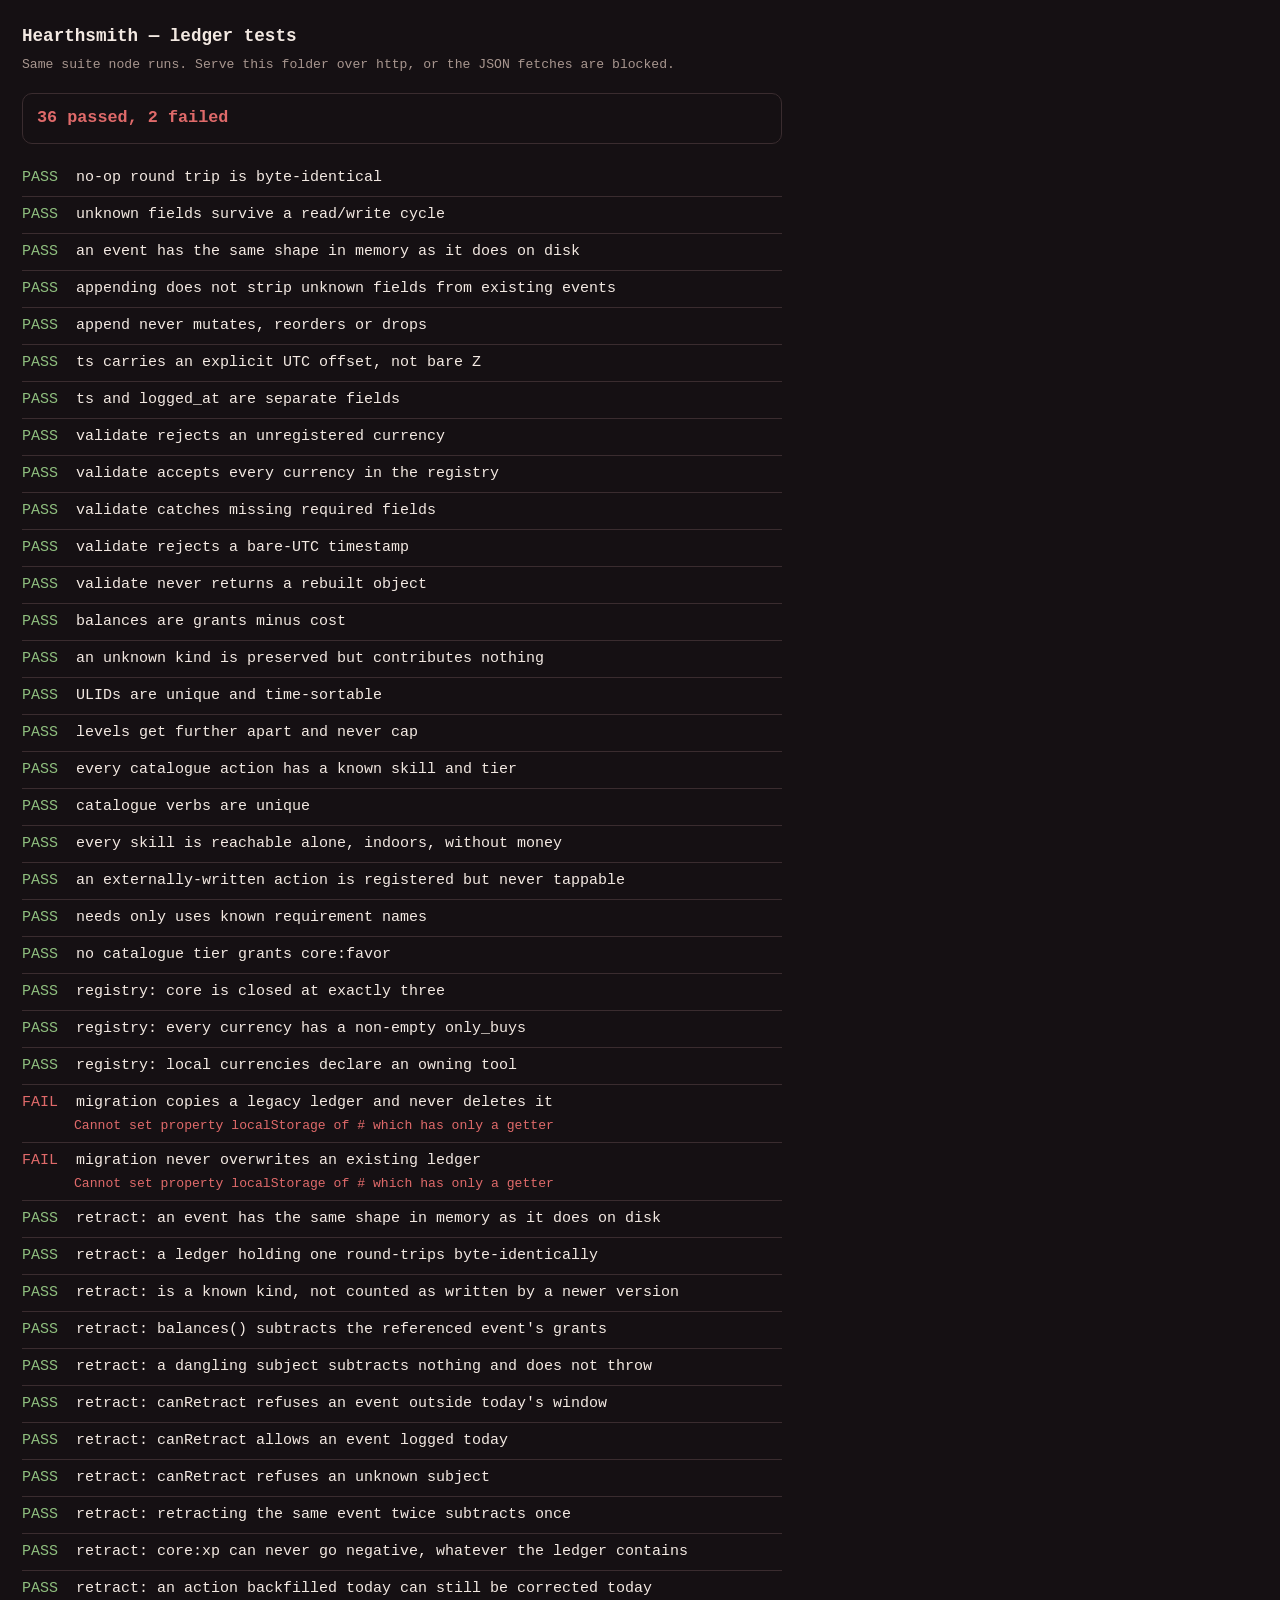
<file: tests.html>
<!doctype html>
<html lang="en">
<head>
<meta charset="utf-8">
<meta name="viewport" content="width=device-width, initial-scale=1">
<title>Hearthsmith — tests</title>
<style>
  :root{--bg:#151013;--ink:#f3e9e2;--dim:#a8968f;--pass:#8fbf7f;--fail:#e06a6a;--line:#3a2c2f}
  body{background:var(--bg);color:var(--ink);font:15px/1.6 ui-monospace,SFMono-Regular,Menlo,monospace;
       margin:0;padding:22px;max-width:760px}
  h1{font-size:1.1rem;margin:0 0 4px}
  .sub{color:var(--dim);font-size:.82rem;margin-bottom:18px}
  #summary{font-size:1.05rem;padding:11px 14px;border:1px solid var(--line);border-radius:10px;margin-bottom:16px}
  ul{list-style:none;margin:0;padding:0}
  li{padding:6px 0;border-bottom:1px solid var(--line)}
  .ok{color:var(--pass)} .no{color:var(--fail)}
  .msg{color:var(--fail);font-size:.82rem;padding-left:52px;white-space:pre-wrap}
</style>
</head>
<body>
<h1>Hearthsmith — ledger tests</h1>
<div class="sub">Same suite node runs. Serve this folder over http, or the JSON fetches are blocked.</div>
<div id="summary">running…</div>
<ul id="out"></ul>

<script src="ledger.js"></script>
<script src="tests.js"></script>
<script>
Promise.all([
  fetch("catalog.json").then(r => r.json()),
  fetch("currencies.json").then(r => r.json())
]).then(([catalog, currencies]) => {
  const out = window.HearthsmithTests.run(window.Ledger, catalog, currencies);
  document.getElementById("summary").innerHTML =
    `<b class="${out.failed ? "no" : "ok"}">${out.passed} passed, ${out.failed} failed</b>`;
  const ul = document.getElementById("out");
  out.results.forEach(r => {
    const li = document.createElement("li");
    li.innerHTML = `<span class="${r.ok ? "ok" : "no"}">${r.ok ? "PASS" : "FAIL"}</span>&nbsp; ${r.name}` +
                   (r.ok ? "" : `<div class="msg">${r.msg}</div>`);
    ul.appendChild(li);
  });
}).catch(() => {
  document.getElementById("summary").innerHTML =
    '<b class="no">Could not load catalog.json / currencies.json.</b><br>' +
    'Run <code>python -m http.server 8080</code> in this folder and open ' +
    '<code>http://localhost:8080/tests.html</code>.';
});
</script>
</body>
</html>
</file>
<file: palette.css>
/* palette.css — every colour in Hearthsmith's interface, in one place.
 *
 * WHY THIS FILE EXISTS, and why it reverses a decision recorded in room.html:
 *
 * That comment said the palette was "deliberately duplicated rather than
 * extracted," because extracting it adds a shell file and a shell file has to
 * be cache-busted forever. That was correct when it was written. Three things
 * changed:
 *
 *   1. It said "two copies of eleven custom properties." profile.html joined
 *      later, so it was three copies of fifteen.
 *   2. The copies DRIFTED, which is the failure the decision assumed would not
 *      happen: index.html still carries --r:14px, the 2015 radius ADR-030
 *      replaced, and has no frame tokens at all.
 *   3. The cache-bust cost it was avoiding is now paid by a machine. Since
 *      0.4.0, tools/doctor.mjs FAILS when a shell file changes without a CACHE
 *      bump, for all thirteen shell files. A fourteenth costs nothing to
 *      remember.
 *
 * And the requirement changed, 2026-09-03: Matt asked to be able to walk up to
 * this project months from now and say "can it look more SNES" or "warmer" and
 * have that be an afternoon rather than a rewrite. That is a redirect cost, and
 * it is what this file optimises for. Three copies made it three edits.
 *
 * THE RULE THIS FILE ESTABLISHES: no colour literal anywhere in the interface.
 * If you are typing a # into an HTML or JS file, the token you want either
 * lives here or belongs here.
 *
 * WHAT THIS FILE IS NOT. It themes the INTERFACE. The room itself has its own
 * fixed palette in tiles.js — semantic, commented, and the seam for sprite
 * colour — and deliberately does not follow light/dark. A room is a place, and
 * a place does not change colour because the phone did.
 */

/* ---- the base: dark first, on purpose ---------------------------------
   This gets opened at night, in bed, at low screen brightness. Warm hues
   rather than blue-grey — the hearth is the metaphor and the interface should
   feel like it is on the same side as you. */
:root{
  --bg:#151013;
  --panel:#1e1719;
  --panel-2:#261d20;
  --line:#3a2c2f;

  --ink:#f3e9e2;
  --dim:#a8968f;
  --faint:#7b6b67;

  --ember:#ff9d4d;
  --ember-soft:#5a3620;
  --glow:#ffce8a;

  /* the five activity categories */
  --body:#8fbf7f;
  --home:#7fa8d8;
  --kitchen:#e2a06a;
  --craft:#b79bd8;
  --community:#e08fa8;

  /* ---- 16-bit JRPG chrome (ADR-030) ----------------------------------
     Matt's direction, 2026-09-02: Super Mario RPG / EarthBound / Final
     Fantasy Mystic Quest. The window frame is the most recognisable thing
     those three share AND the safest to evoke — a thick-bordered menu box is
     genre convention going back to Dragon Quest, not any one game's
     expression. What is off limits is their characters, sprites, music, logos
     and names, none of which appear anywhere in this project.

     Three layers, and all three matter: a plum outline (never black), a gold
     bevel inside it, then the dark interior. */
  --frame-ink:#2d1b33;
  --frame-trim:#f5c542;
  --frame-fill:#241a2e;
  --frame-fill-2:#2f2239;

  /* ---- surfaces that were literals before -----------------------------
     Each of these was a raw hex somewhere in room.html, bypassing the tokens
     that already existed two lines above it. */
  --thumb-bg:#1d1526;      /* item thumbnail ground */
  --strip-bg:#2b211c;      /* the room strip behind the canvas */
  --on-ember:#2a1608;      /* text on an ember-filled button */
  --shadow:#000000;        /* drop shadows; always with an opacity */
  --vacant:#ffffff;        /* empty-slot hatching; always with an opacity */

  /* ---- the drifting background field (ADR-030, EarthBound pass) --------
     Three colour stops in the psychedelic layer. */
  --drift-1:#ff4f9a;
  --drift-2:#2fd8c8;
  --drift-3:#7a5cff;
  /* the counter-drifting stripe layer over the top */
  --drift-stripe-1:#ffd64a;
  --drift-stripe-2:#5ed6ff;

  /* ---- the crest, which is PARAMETRIC ----------------------------------
     profile.html draws a per-character crest whose HUE comes from the
     character — it is identity, not theme, and it deliberately stays in the
     data. What lives here is the saturation and lightness, which is style: it
     is the pair you would flatten and over-saturate for a more SNES-like
     read, and having it here is the difference between that being one edit
     and seven.

     Each token is the "S L" half of an hsl(), space-separated, so the JS
     composes hsl(<hue> var(--token)). */
  --crest-glow-in:85% 68%;    /* radial gradient, centre */
  --crest-glow-out:85% 50%;   /* radial gradient, edge */
  --crest-fill:80% 60%;       /* the polygon body */
  --crest-edge:85% 66%;       /* the polygon outline */
  --crest-node-lit:70% 64%;   /* a started tree */
  --crest-node-ring:45% 52%;  /* every node's ring */
  --crest-core:90% 72%;       /* the centre dot */
}

/* ---- the committed JRPG chrome ----------------------------------------
   room.html and profile.html are menu windows over a moving colour field.
   A cream version of that is a different object, not a light variant, so
   these two pages commit rather than offering a light mode. Opt in with
   <html data-chrome="jrpg">. */
html[data-chrome="jrpg"]{
  --bg:#141019;
  --panel:#241a2e;
  --panel-2:#2f2239;
  --line:#3d2c4a;

  --ink:#f6ecdc;
  --dim:#b3a2b8;
  --faint:#8b7f9a;
}

/* ---- light mode, index.html only --------------------------------------
   index.html is a list, not a window, so it still answers the system setting.
   Scoped to pages that have NOT committed to the JRPG chrome, so adding the
   attribute is the whole opt-out. */
@media (prefers-color-scheme: light){
  html:not([data-chrome="jrpg"]){
    --bg:#faf5f0;
    --panel:#fff;
    --panel-2:#f3ebe4;
    --line:#e4d7cc;

    --ink:#2a2124;
    --dim:#6f5f5a;
    --faint:#948079;
    --ember-soft:#ffe6cc;
  }
}
</file>
